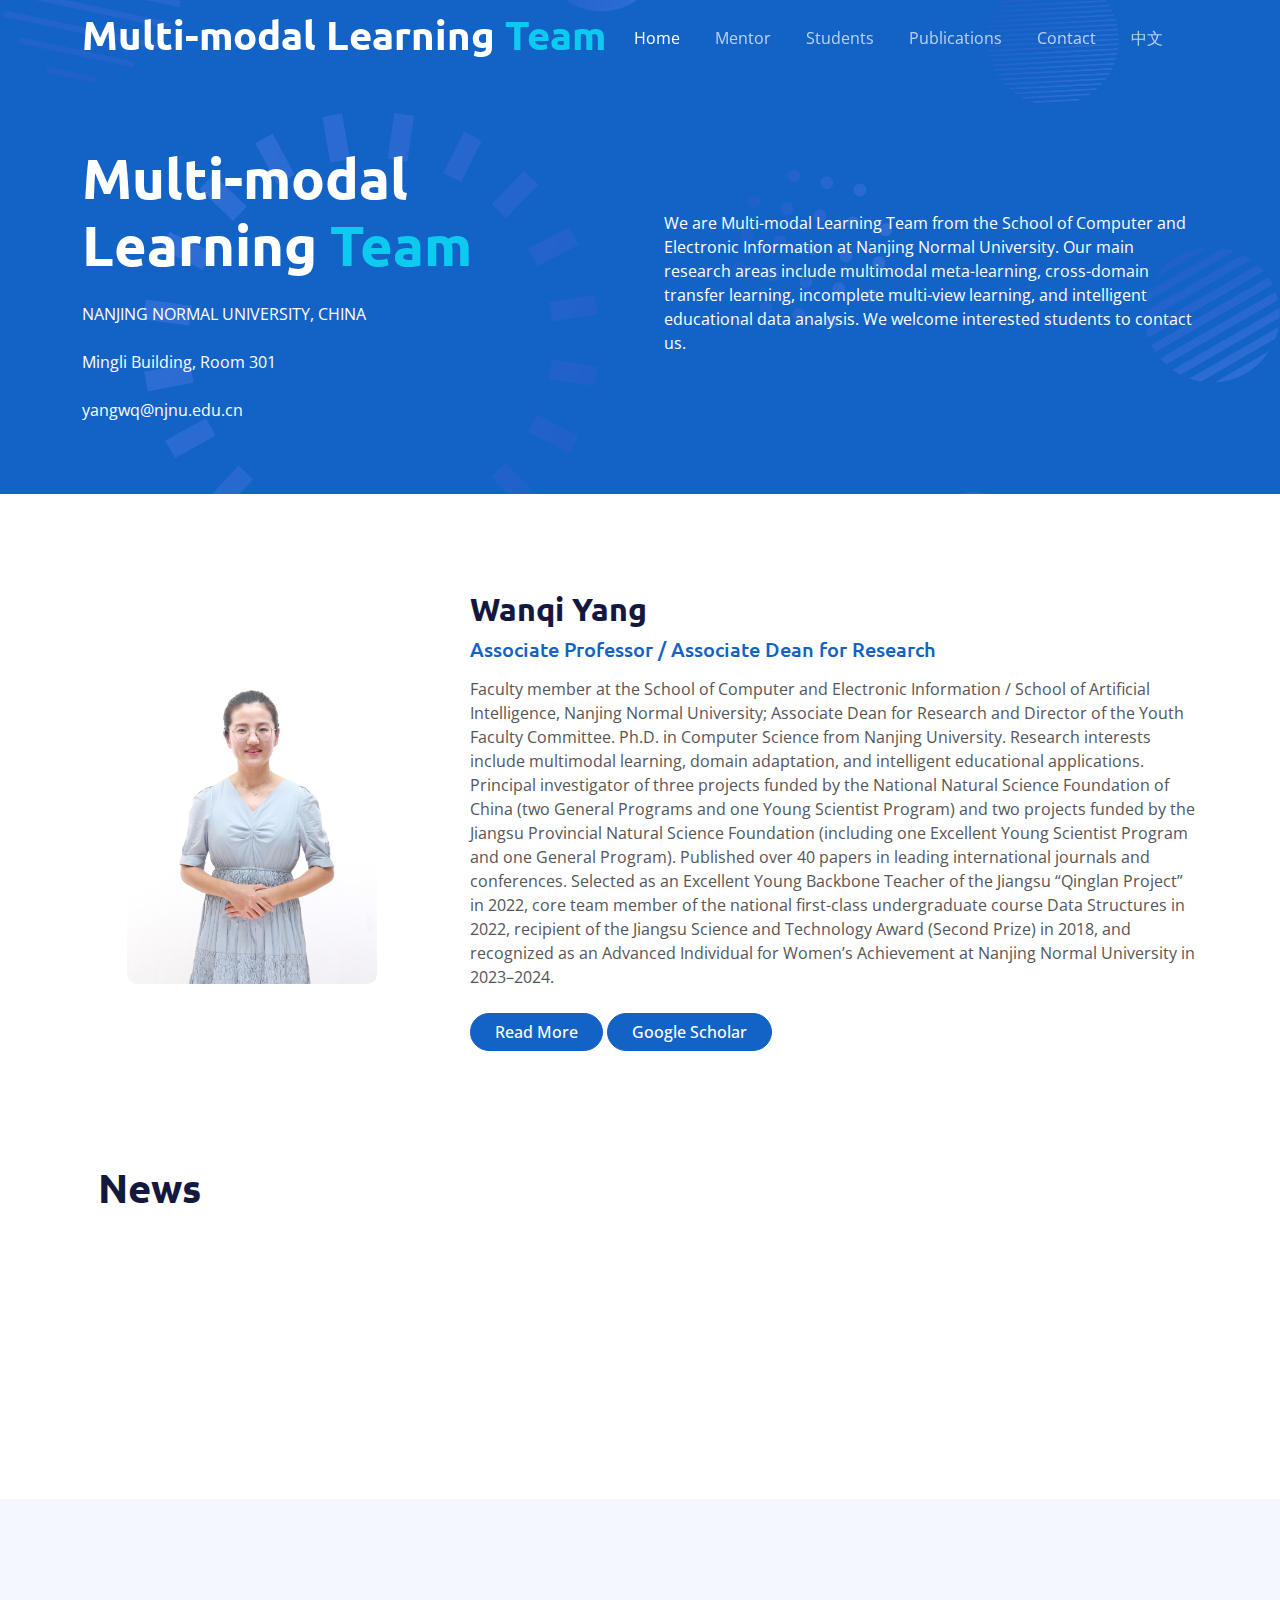
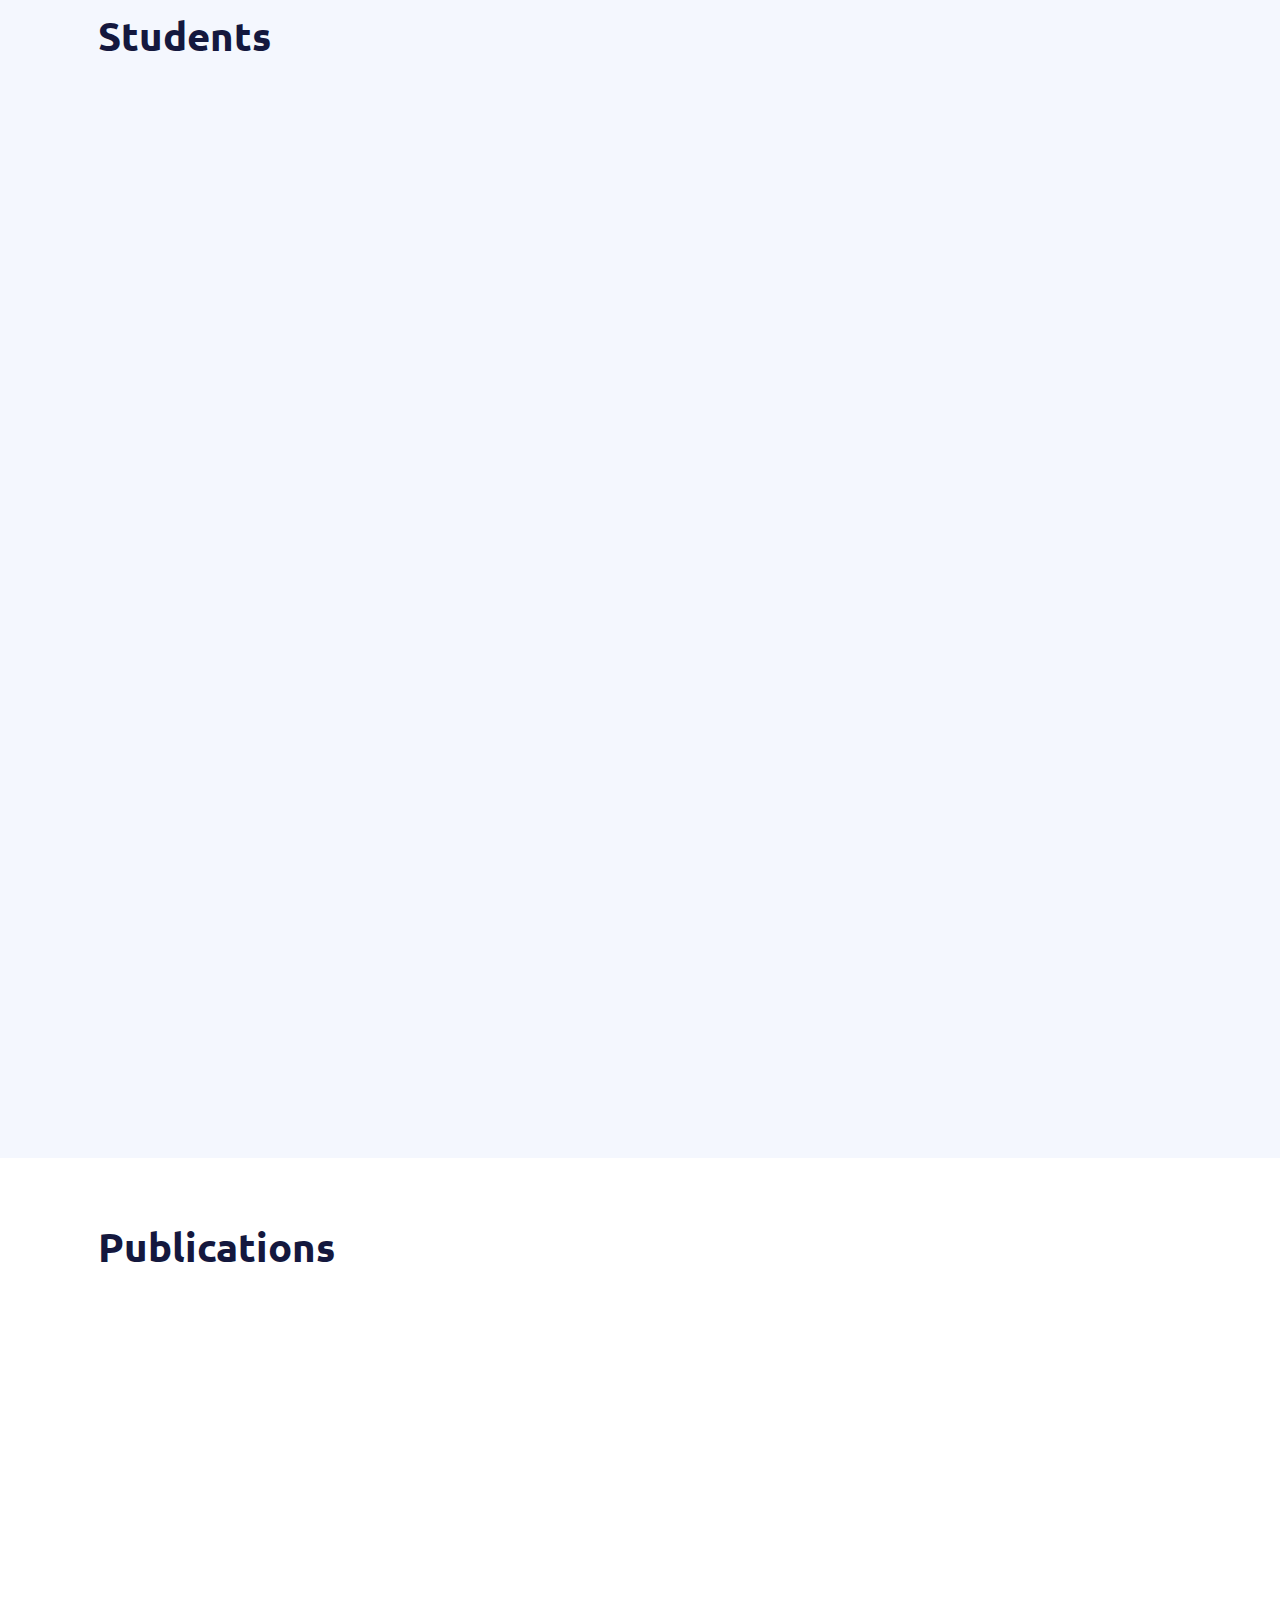
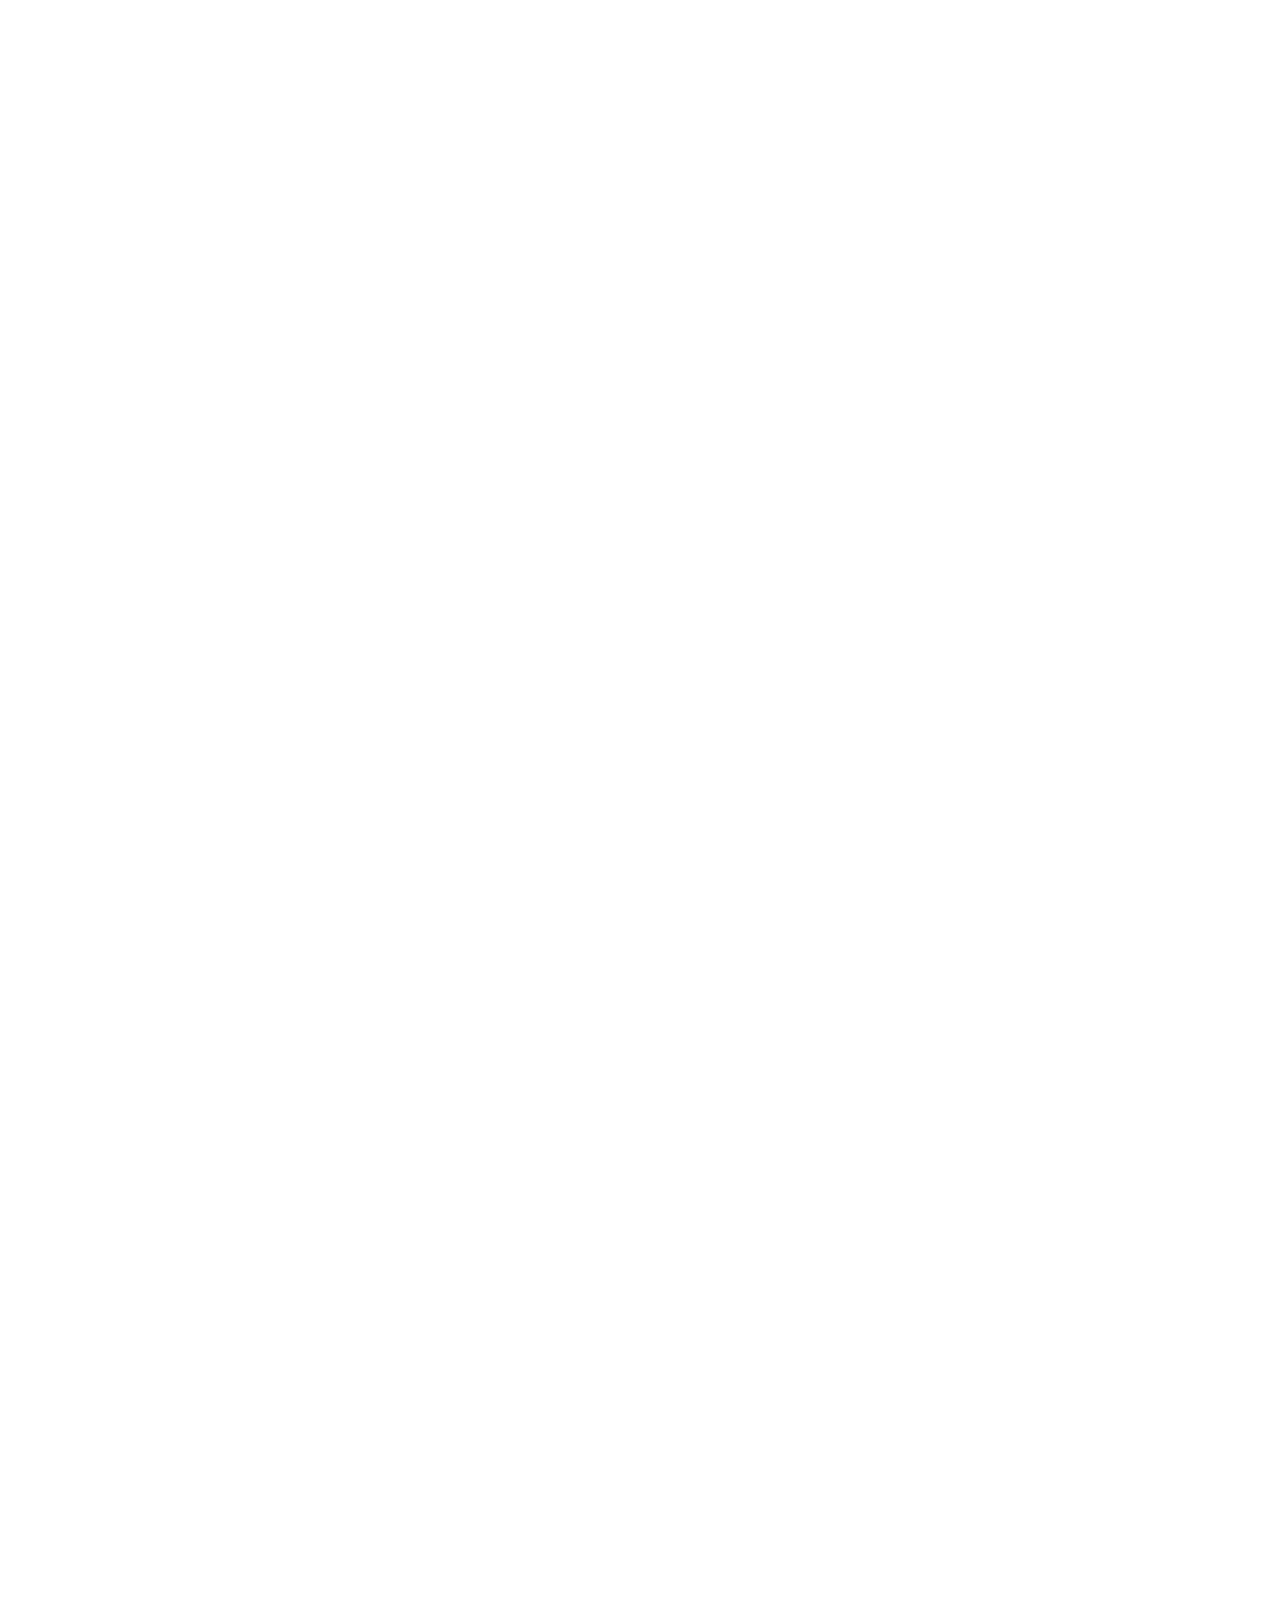
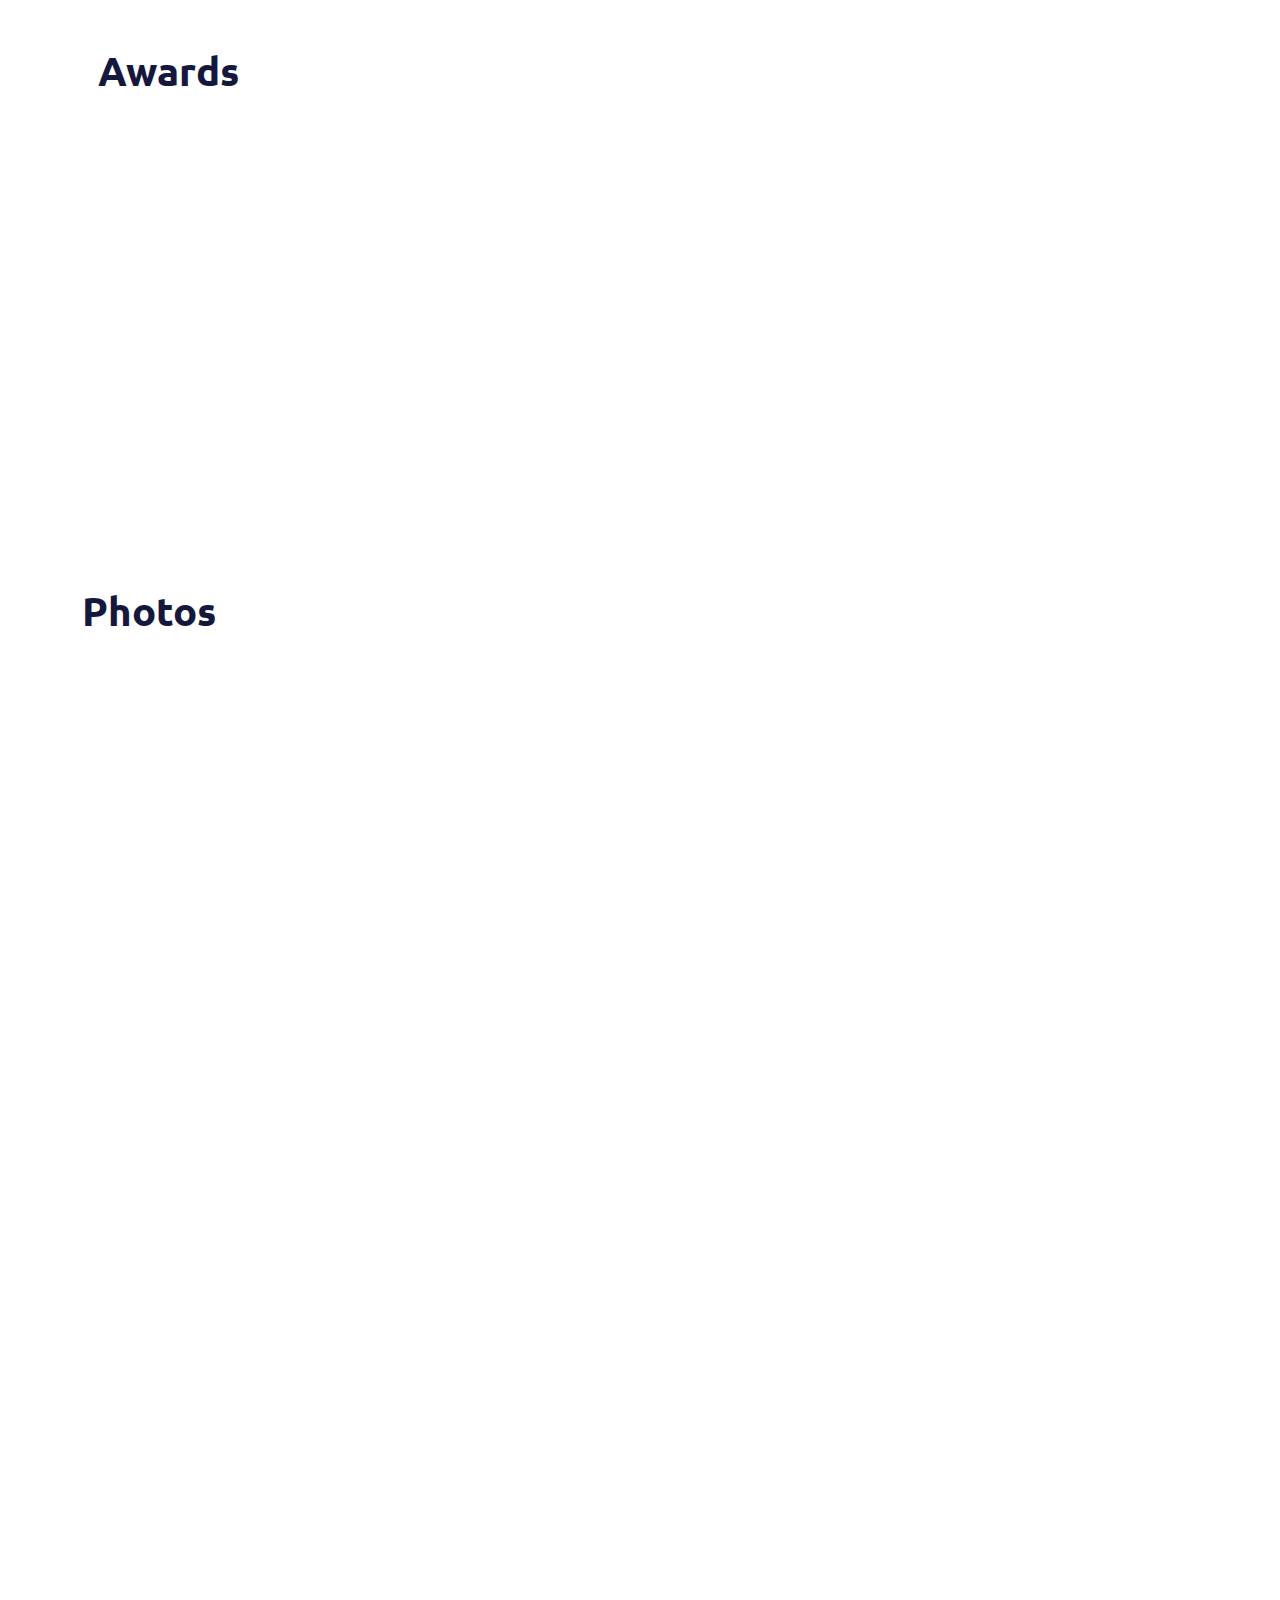
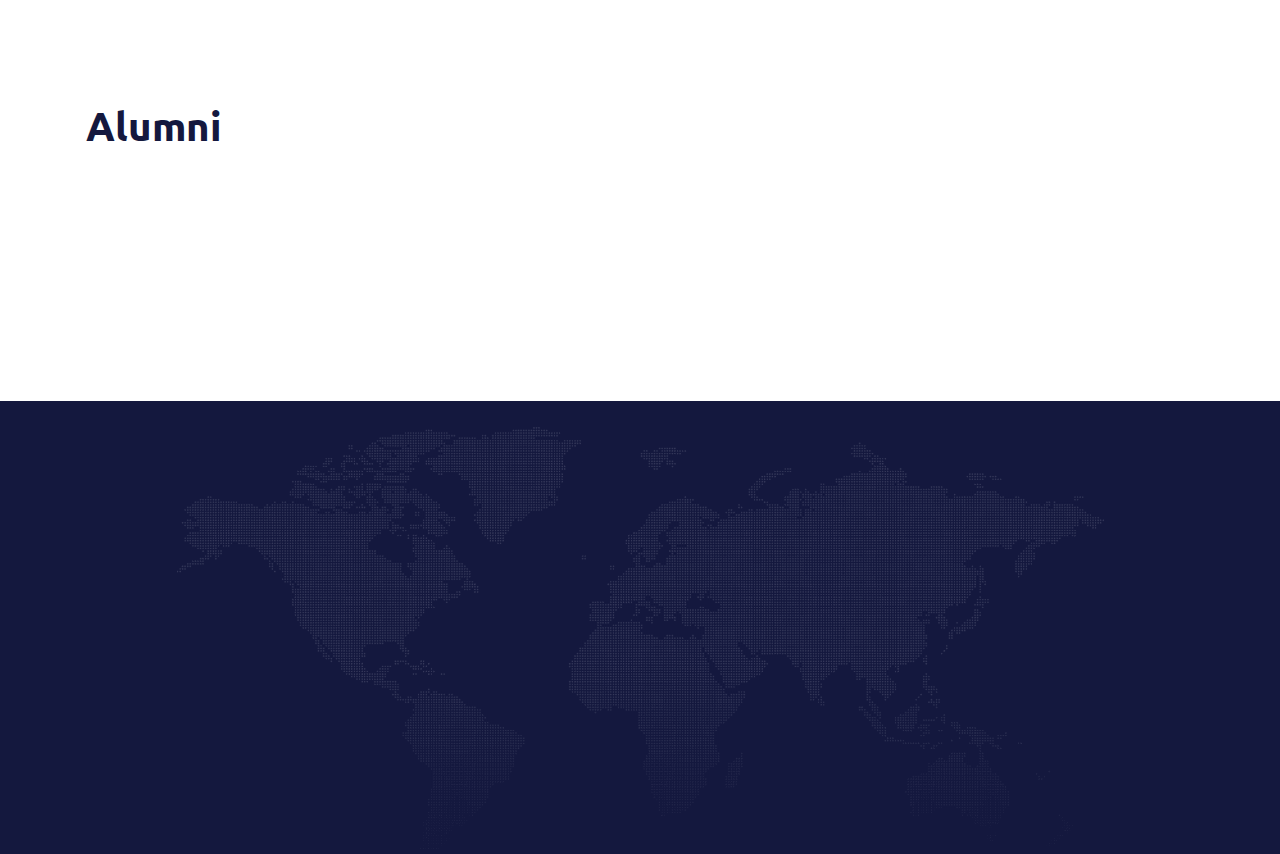
<file: index.html>
<!DOCTYPE html>
<html lang="en">

<head>
    <meta charset="utf-8">
    <title>Multi-modal Learning Team - Nanjing Normal University</title>
    <meta content="width=device-width, initial-scale=1.0" name="viewport">
    <meta content="" name="keywords">
    <meta content="" name="description">

    <!-- Favicon -->
    

    <!-- Google Web Fonts -->
    <link rel="preconnect" href="https://fonts.googleapis.com">
    <link rel="preconnect" href="https://fonts.gstatic.com" crossorigin>
    <link href="https://fonts.googleapis.com/css2?family=Open+Sans:wght@400;600&family=Ubuntu:wght@500;700&display=swap"
        rel="stylesheet">

    <!-- Icon Font Stylesheet -->
    <link href="css/all.min.css" rel="stylesheet">
    <link href="font/bootstrap-icons.css" rel="stylesheet">

    <!-- Libraries Stylesheet -->
    <link href="lib/animate/animate.min.css" rel="stylesheet">
    <link href="lib/owlcarousel/assets/owl.carousel.min.css" rel="stylesheet">

    <!-- Customized Bootstrap Stylesheet -->
    <link href="css/bootstrap.min.css" rel="stylesheet">

    <!-- Template Stylesheet -->
    <link href="css/style.css" rel="stylesheet">
</head>

<script>
fetch('news.json')
  .then(response => response.json())
  .then(data => {
    const container = document.getElementById('news-section');
    data.forEach((item, index) => {
      const delay = 0.1 + (index % 3) * 0.2;
      const html = `
        <div class="col-md-6">
          <div class="card h-100 shadow-sm border-0 wow fadeIn" data-wow-delay="${delay}s">
            <div class="card-body">
              <h5 class="card-title">${item.date}</h5>
              <p class="card-text">${item.content}</p>
            </div>
          </div>
        </div>`;
      container.innerHTML += html;
    });
  });
</script>

<script>
fetch('students.json')
  .then(response => response.json())
  .then(data => {
    const container = document.getElementById("student-list");

    data.forEach((student, index) => {
      const html = `
        <div class="col-md-4 wow fadeIn" data-wow-delay="0.${(index % 9) + 1}s">
          <div class="team-item bg-white text-center rounded p-4 pt-0">
            <img class="img-fluid rounded-circle p-4 fixed-size" src="${student.photo}" alt="">
            <h5 class="mb-0">${student.name_zh}</h5>
            <h5 class="mb-0">${student.name_en}</h5>
            <p class="mb-0">${student.type}</p>
            <p>${student.year}</p>
          </div>
        </div>
      `;
      container.innerHTML += html;
    });
  });
</script>

<script>
fetch('photos.json')
  .then(res => res.json())
  .then(data => {
    const container = document.getElementById('photos-section');
    let html = `
      <div class="container py-5">
        <h1>Photos</h1>
        <div class="row g-5">
          <div class="col-lg-15 wow fadeIn" data-wow-delay="0.5s">
            <div class="owl-carousel testimonial-carousel border-start border-primary">
    `;
    data.forEach(photo => {
      html += `
        <div class="testimonial-item ps-5">
          <p class="fs-4">${photo.caption}</p>
          <img src="${photo.imgSrc}" alt="${photo.alt}" ${photo.width ? `width="${photo.width}"` : ''} ${photo.height ? `height="${photo.height}"` : ''}>
        </div>
      `;
    });
    html += `
            </div>
          </div>
        </div>
      </div>
    `;
    container.innerHTML = html;

    // 初始化轮播 (确保jquery和owlcarousel已加载)
    $('.owl-carousel').owlCarousel({
      loop: true,
      margin: 10,
      nav: false,
      items: 1,
      autoplay: true,
      autoplayTimeout: 3000,
      autoplayHoverPause: true
    });
  });
</script>

<script>
fetch('publications.json')
  .then(response => response.json())
  .then(data => {
    const container = document.getElementById("publication-list");
    data.forEach(pub => {

      const titleLine = pub.url
        ? `<a href="${pub.url}" target="_blank" class="pub-title">${pub.title}</a>`
        : `<a class="pub-title pub-title-disabled">${pub.title}</a>`;

      const codeLine = pub.code_url
        ? ` <a href="${pub.code_url}" target="_blank"
               style="font-size:0.88em; color:#4a6fa5; text-decoration:none;"
               onmouseover="this.style.color='#0d6efd'"
               onmouseout="this.style.color='#4a6fa5'">
               [Code]
             </a>`
        : ``;

      const html = `
        <div class="col-lg-11 wow fadeIn" data-wow-delay="0.1s">
          <p>
            ${titleLine}${codeLine}<br>
            ${pub.authors}<br>
            ${pub.journal}
          </p>
        </div>
      `;
      container.innerHTML += html;
    });
  });
</script>

<script>
fetch('awards.json')
  .then(response => response.json())
  .then(data => {
    const container = document.getElementById("award-list");
    data.forEach((award, index) => {
      const delay = 0.1 + (index % 5) * 0.2;
      const titleLine = award.url
        ? `<a href="${award.url}" target="_blank" style="font-weight:600; font-size: 1.1rem;">${award.title}</a>`
        : `<span style="font-weight:600; color: black; font-size: 1.1rem;">${award.title}</span>`;
      const html = `
        <div class="col-lg-11 wow fadeIn" data-wow-delay="${delay}s">
          <p>
            ${titleLine}<br>
            ${award.recognizer || ''}<br>
            ${award.year || ''}
          </p>
        </div>
      `;
      container.innerHTML += html;
    });
  });
</script>

<body>
    <!-- Spinner Start -->
    <div id="spinner"
        class="show bg-white position-fixed translate-middle w-100 vh-100 top-50 start-50 d-flex align-items-center justify-content-center">
        <div class="spinner-grow text-primary" style="width: 3rem; height: 3rem;" role="status">
            <span class="sr-only">Loading...</span>
        </div>
        
    </div>
    <!-- Spinner End -->


    <!-- Navbar Start -->
    <div class="container-fluid sticky-top">
        <div class="container">
            <nav class="navbar navbar-expand-lg navbar-dark p-0">
                <a href="index.html" class="navbar-brand">
                    <h1 class="text-white">Multi-modal Learning<span class="text-info"> Team</span></h1>
                </a>
                <button type="button" class="navbar-toggler ms-auto me-0" data-bs-toggle="collapse"
                    data-bs-target="#navbarCollapse">
                    <span class="navbar-toggler-icon"></span>
                </button>
                <div class="collapse navbar-collapse" id="navbarCollapse">
                    <div class="navbar-nav ms-auto">
                        <a href="index.html" class="nav-item nav-link active">Home</a>
                        <a href="mentor.html" class="nav-item nav-link">Mentor</a>
                        <a href="#student" class="nav-item nav-link">Students</a>
                        <a href="#publications" class="nav-item nav-link">Publications</a>
                        <a href="#contact" class="nav-item nav-link">Contact</a>
                        <a href="index-ch.html" class="nav-item nav-link">中文</a>
                    </div>
                </div>
            </nav>
        </div>
    </div>
    <!-- Navbar End -->


<!-- Hero Start -->
<!-- <div class="container-fluid pt-5 bg-primary hero-header mb-5">
    <div class="container pt-5">
        <div class="row g-5 pt-5">
            <div class="col-lg-6 align-self-center text-center text-lg-start mb-lg-5">
                <h1 class="display-4 text-white mb-4 animated slideInRight">MMCC <span class="text-info">LAB</span></h1>
                <p class="text-white mb-4 animated slideInRight">
                    NANJING NORMAL UNIVERSITY, CHINA
                </p>
                <p class="text-white mb-4 animated slideInRight">
                    We are the MMCC Lab at Nanjing Normal University, dedicated to research in multimodal modeling, meta-learning, cross-domain adaptation, and intelligent educational data mining. Our mission is to develop robust and interpretable AI methods that address real-world challenges.
                </p>
            </div>
        </div>
    </div>
</div> -->
<!-- Hero End -->


<!-- Hero Start -->
<div class="container-fluid pt-5 bg-primary hero-header mb-5">
    <div class="container pt-5">
        <div class="row g-5 pt-5">

        <div class="col-lg-6 align-self-center text-center text-lg-start mb-lg-5">
            <h1 class="display-4 text-white mb-4 animated slideInRight">
            Multi-modal Learning<span class="text-info"> Team</span>
            </h1>
            <p class="text-white mb-4 animated slideInRight">
            NANJING NORMAL UNIVERSITY, CHINA
            </p>
            <p class="text-white mb-4 animated slideInRight">
            Mingli Building, Room 301
            </p>
            <p class="text-white mb-4 animated slideInRight">
            yangwq@njnu.edu.cn
            </p>
        </div>

        <div class="col-lg-6 align-self-center text-center text-lg-start mb-lg-5">
            <p class="text-white mb-4 animated slideInRight">
            We are Multi-modal Learning Team from the School of Computer and Electronic 
                        Information at Nanjing Normal University. Our main research areas include multimodal 
                        meta-learning, cross-domain transfer learning, incomplete multi-view learning, and 
                        intelligent educational data analysis. We welcome interested students to contact us.</p>
        </div>
        </div>
     </div>
</div>


    <!-- About Start -->
    <!-- <div class="container-fluid py-5">
        <div class="container">
            <div class="row g-5 align-items-center">
                <div class="col-lg-6 wow fadeIn" data-wow-delay="0.1s">
                    <div class="about-img">
                        <img class="img-fluid" src="img/Wendy.png">
                    </div>
                </div>
                <div class="col-lg-6 wow fadeIn" data-wow-delay="0.5s">
                    <h1 class="mb-4">杨琬琪</h1>
                    <h5 class="mb-4">副教授，分管科研副院长</h5>
                    <p class="mb-4">杨琬琪，南京师范大学计算机与电子信息学院/人工智能学院副教授，分管科研副院长，学院青年教师工作委员会主任。南京大学计算机博士，研究方向是机器学习与深度学习，近年来主要研究多模态学习、不配对多视图学习、小样本域适应以及智能教育数据分析；主持国家自然科学基金项目3项（面上2项、青年1项）、江苏省自然科学基金面上项目1项，在重要国际期刊（如IEEE TNNLS、IEEE TCYB、IEEE JBHI等）和重要学术会议（如IJCAI、ACM MM、MICCAI等）上发表论文40余篇，成果得到10余位IEEE Fellow的引用和正面评价；2022年江苏省高校“青蓝工程”优秀青年骨干教师培养对象，2022年国家级一流本科课程和2021年首批省级一流本科课程《数据结构》课程团队成员，2019年省高校优秀科技创新团队骨干成员，2018年获江苏省自然科学二等奖，2023-2024年度被评为南京师范大学巾帼建功先进个人；曾任国际期刊JIFS编委，国际会议ACCV2022出版主席，CCF BigData2023大数据学术会议出版主席；任中国计算机学会人工智能与模式识别专委会执行委员，中国人工智能学会智能服务专委会委员、机器学习专委会通讯委员，中国图象图形学学会女科技工作委员会委员，江苏省人工智能学会人工智能教育专委会秘书长、机器学习专委会常务委员。</p>

                    <div class="d-flex align-items-center mt-4">
                        <a class="btn btn-primary rounded-pill px-4 me-3" href="mentor.html">Read More</a>
                    </div>
                </div>
            </div>
        </div>
    </div> -->
    <!-- About End -->

<!-- About Start -->
<div class="container-fluid py-5">
    <div class="container">
        <div class="row g-5 align-items-center">
            <div class="col-lg-4 wow fadeIn" data-wow-delay="0.1s">
                <div class="about-img text-center">
                    <img class="img-fluid rounded" style="max-width: 250px;" src="img/Wendy.png" alt="Mentor Photo">
                </div>
            </div>
            <div class="col-lg-8 wow fadeIn" data-wow-delay="0.3s">
                <h2 class="mb-2">Wanqi Yang</h2>
                <h5 class="mb-3 text-primary">Associate Professor / Associate Dean for Research</h5>
                <p class="mb-3">
                    Faculty member at the School of Computer and Electronic Information / School of Artificial Intelligence, Nanjing Normal University; Associate Dean for Research and Director of the Youth Faculty Committee. Ph.D. in Computer Science from Nanjing University. Research interests include multimodal learning, domain adaptation, and intelligent educational applications. Principal investigator of three projects funded by the National Natural Science Foundation of China (two General Programs and one Young Scientist Program) and two projects funded by the Jiangsu Provincial Natural Science Foundation (including one Excellent Young Scientist Program and one General Program). Published over 40 papers in leading international journals and conferences. Selected as an Excellent Young Backbone Teacher of the Jiangsu “Qinglan Project” in 2022, core team member of the national first-class undergraduate course Data Structures in 2022, recipient of the Jiangsu Science and Technology Award (Second Prize) in 2018, and recognized as an Advanced Individual for Women’s Achievement at Nanjing Normal University in 2023–2024.
                </p>
                <a class="btn btn-primary rounded-pill px-4 mt-2" href="mentor.html">Read More</a>
                <a class="btn btn-primary rounded-pill px-4 mt-2" href="https://scholar.google.com/citations?user=OssEImsAAAAJ&hl=zh-CN&oi=ao">Google Scholar</a>
            </div>
        </div>
    </div>
</div>
<!-- About End -->

    <!-- News Start -->
    <div class="container py-5" id="news">
    <h1 class="m-3">News</h1>
    <div class="row g-4" id="news-section">
        <!-- JavaScript will inject news cards here -->
    </div>
    </div>
    <!-- News End -->


    <!-- Team Start -->
    <div class="container-fluid bg-light py-5" id="student">
        <div class="container py-5">
            <h1 class="m-3">Students</h1>
            <div class="row g-4" id="student-list">
                <!-- 学生内容由 JavaScript 动态插入 -->
            </div>
        </div>
    </div>
    <!-- Team End -->



    <!-- Publication Start -->
    <div class="container py-5" id="publications">
    <h1 class="m-3">Publications</h1>
    <div class="row justify-content-center" id="publication-list">
        <!-- JavaScript will inject publication items here -->
    </div>
    </div>
    <!-- Publication End -->

    <!-- Awards Start -->
    <div class="container py-5" id="awards">
      <h1 class="m-3">Awards</h1>
      <div class="row justify-content-center" id="award-list">
        <!-- JavaScript will inject award items here -->
      </div>
    </div>
    <!-- Awards End -->

<div class="container-xxl py-5" id="photos-section">
    <!-- 这里用JS动态填充内容 -->
</div>

    <!-- Alumni Start -->
    <div class="container py-5">
        <h1 class="m-1">Alumni</h1>
        <div class="row justify-content-center">
            <div class="col-lg-9 wow fadeIn" data-wow-delay="0.1s">

                <div class="row">
                    <div class="col-md-6">
                        <p class="m-2">Haoran Wang (王浩然) (2022-2025.)</p>
                        <p class="m-2">Yazhou Liu (刘亚洲) (2021-2024.)</p>
                        <p class="m-2">Wenxiang Lu (陆文祥) (2021-2024.)</p>
                        <p class="m-2">Chen Wu (吴晨) (2020-2023.)</p>
                        <p class="m-2">Shichen Zong (踪士宸) (2019-2021.)</p>
                        <p class="m-2">Tong Ling (凌彤) (2017-2020.)</p>
                    </div>
                    <div class="col-md-6">
                        <p class="m-2">Ying Chen (陈颖) (2022-2025.)</p>
                        <p class="m-2">Jinyu Wei (韦锦宇) (2022-2025.)</p>
                        <p class="m-2">Yumeng Tang (唐宇萌) (2021-2024.)</p>
                        <p class="m-2">Lei Yu (于磊) (2020-2023.)</p>
                        <p class="m-2">Shengqi Huang (黄胜琦) (2019-2022.)</p>
                        <p class="m-2">Kehui Chen (陈科辉) (2018-2021.)</p>
                    </div>
                </div>
            </div>
        </div>
    </div>
    <!-- Alumni End -->

    





    <!-- Footer Start -->
    <div class="container-fluid bg-dark text-white-50 footer pt-5" id="contact">
        <div class="container py-5">
            <div class="row g-5">
                <div class="col-md-12 col-lg-6 wow fadeIn" data-wow-delay="0.1s">
                    <a href="index.html" class="d-inline-block mb-3">
                        <h1 class="text-white">Multi-modal Learning <span class="text-info">Team</span></h1>
                    </a>
                    <p class="mb-0">We are Multi-modal Learning Team from the School of Computer and Electronic 
                        Information at Nanjing Normal University. Our main research areas include multimodal 
                        meta-learning, cross-domain transfer learning, incomplete multi-view learning, and 
                        intelligent educational data analysis. We welcome interested students to contact us.</p>
                </div>
                <div class="col-md-12 col-lg-6 wow fadeIn" data-wow-delay="0.3s">
                    <h5 class="text-white mb-4">Get In Touch</h5>
                    <p><i class="fa fa-map-marker-alt me-3"></i>No.1 Wenyuan Road, Xianlin, Nanjing, China</p>
                    <p><i class="fa fa-envelope me-3"></i>yangwq@njnu.edu.cn</p>
                    <div class="d-flex pt-2">
                        <a class="btn btn-outline-light btn-social" href="mailto:yangwq@njnu.edu.cn"><i class="fas fa-envelope"></i></a>

                    </div>
                </div>

            </div>
        </div>

        <div class="container wow fadeIn" data-wow-delay="0.1s">
            <div class="copyright">
                <div class="row">
                    <div class="col-md-6 text-center text-md-start mb-3 mb-md-0">
                        Copyright &copy; Copyright © 2024. Wendy's Lab. All rights reserved.<br>Website created by Yuquan Xie.
                        
                    </div>
                    <div class="col-md-6 text-center text-md-end">
                        <div class="footer-menu">
                            <a href="">Home</a>
                            <a href="">Cookies</a>
                            <a href="">Help</a>
                            <a href="">FAQs</a>
                        </div>
                    </div>
                </div>
            </div>
        </div>
    </div>
    <!-- Footer End -->



    <!-- JavaScript Libraries -->
    <script src="js/jquery.min.js"></script>
    <script src="js/bootstrap.bundle.min.js"></script>
    <script src="lib/wow/wow.min.js"></script>
    <script src="lib/easing/easing.min.js"></script>
    <script src="lib/waypoints/waypoints.min.js"></script>
    <script src="lib/counterup/counterup.min.js"></script>
    <script src="lib/owlcarousel/owl.carousel.min.js"></script>

    <!-- Template Javascript -->
    <script src="js/main.js"></script>
</body>

</html>
</file>
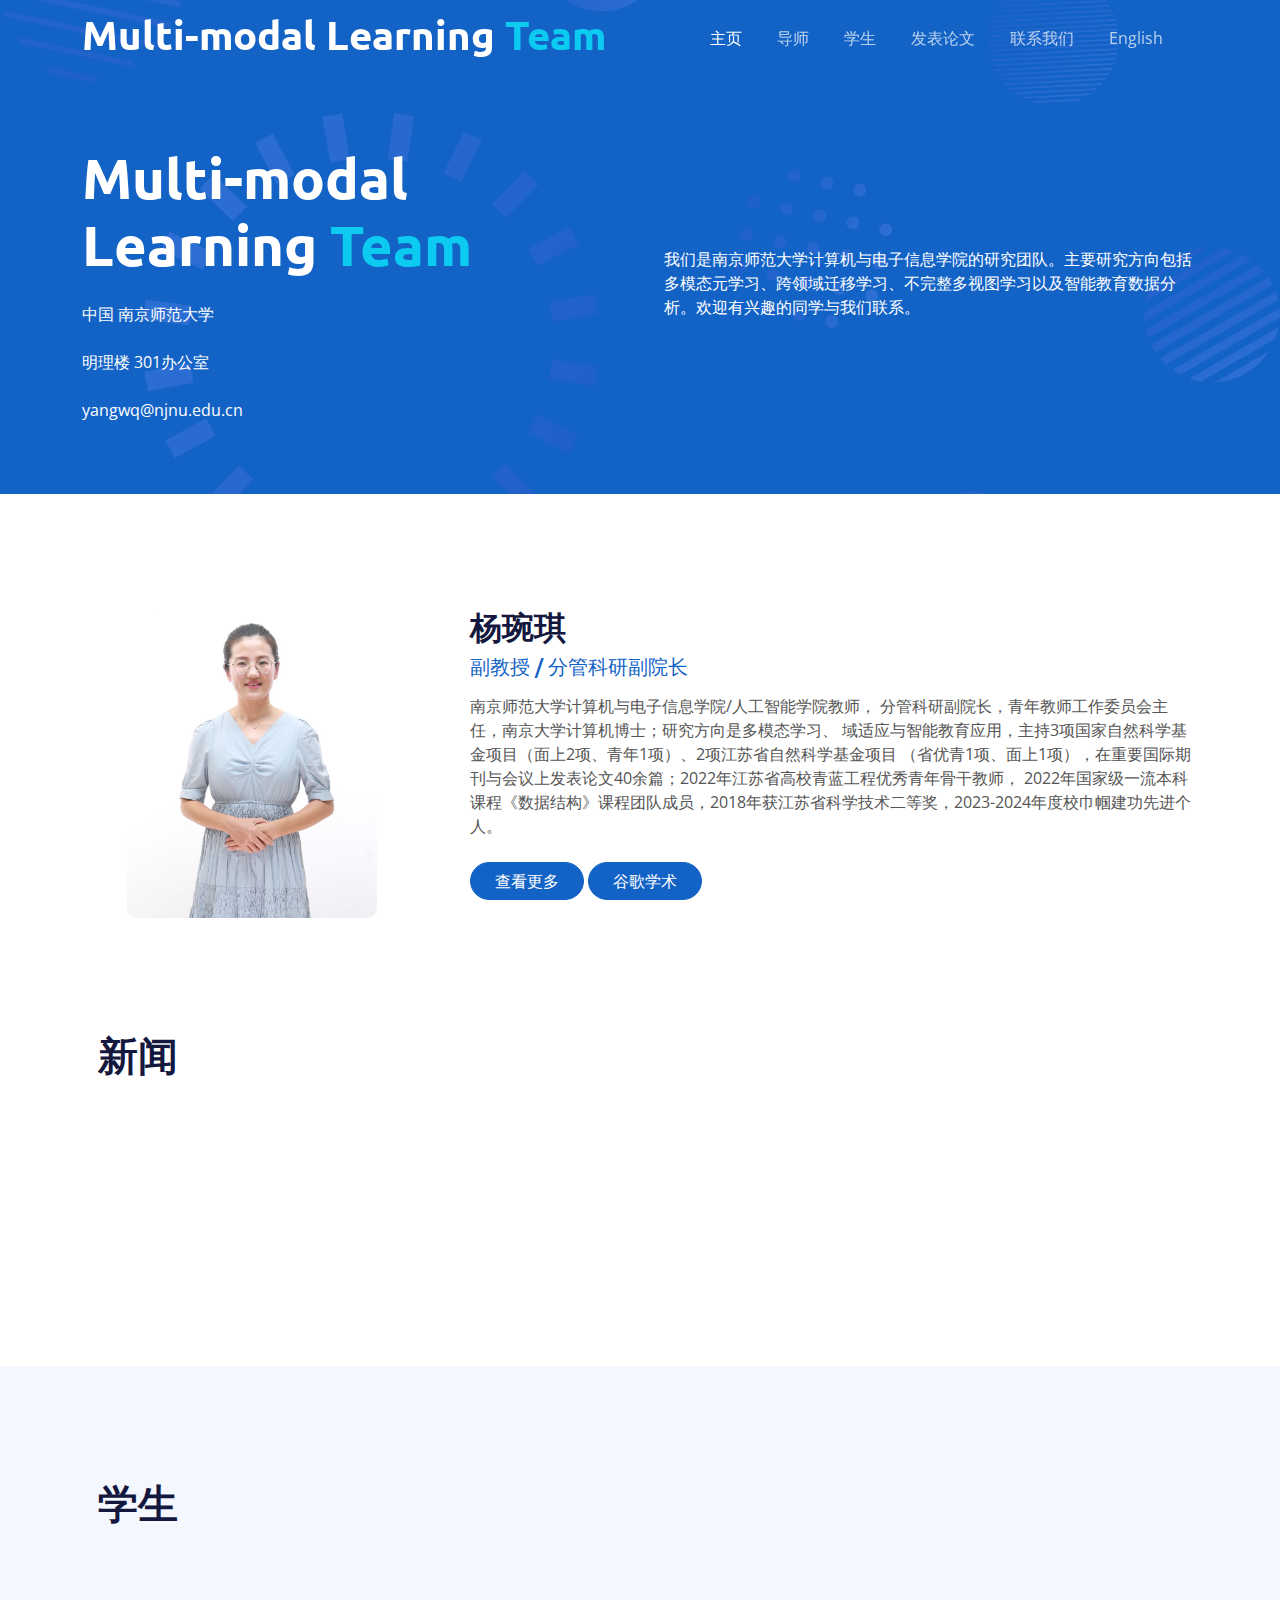
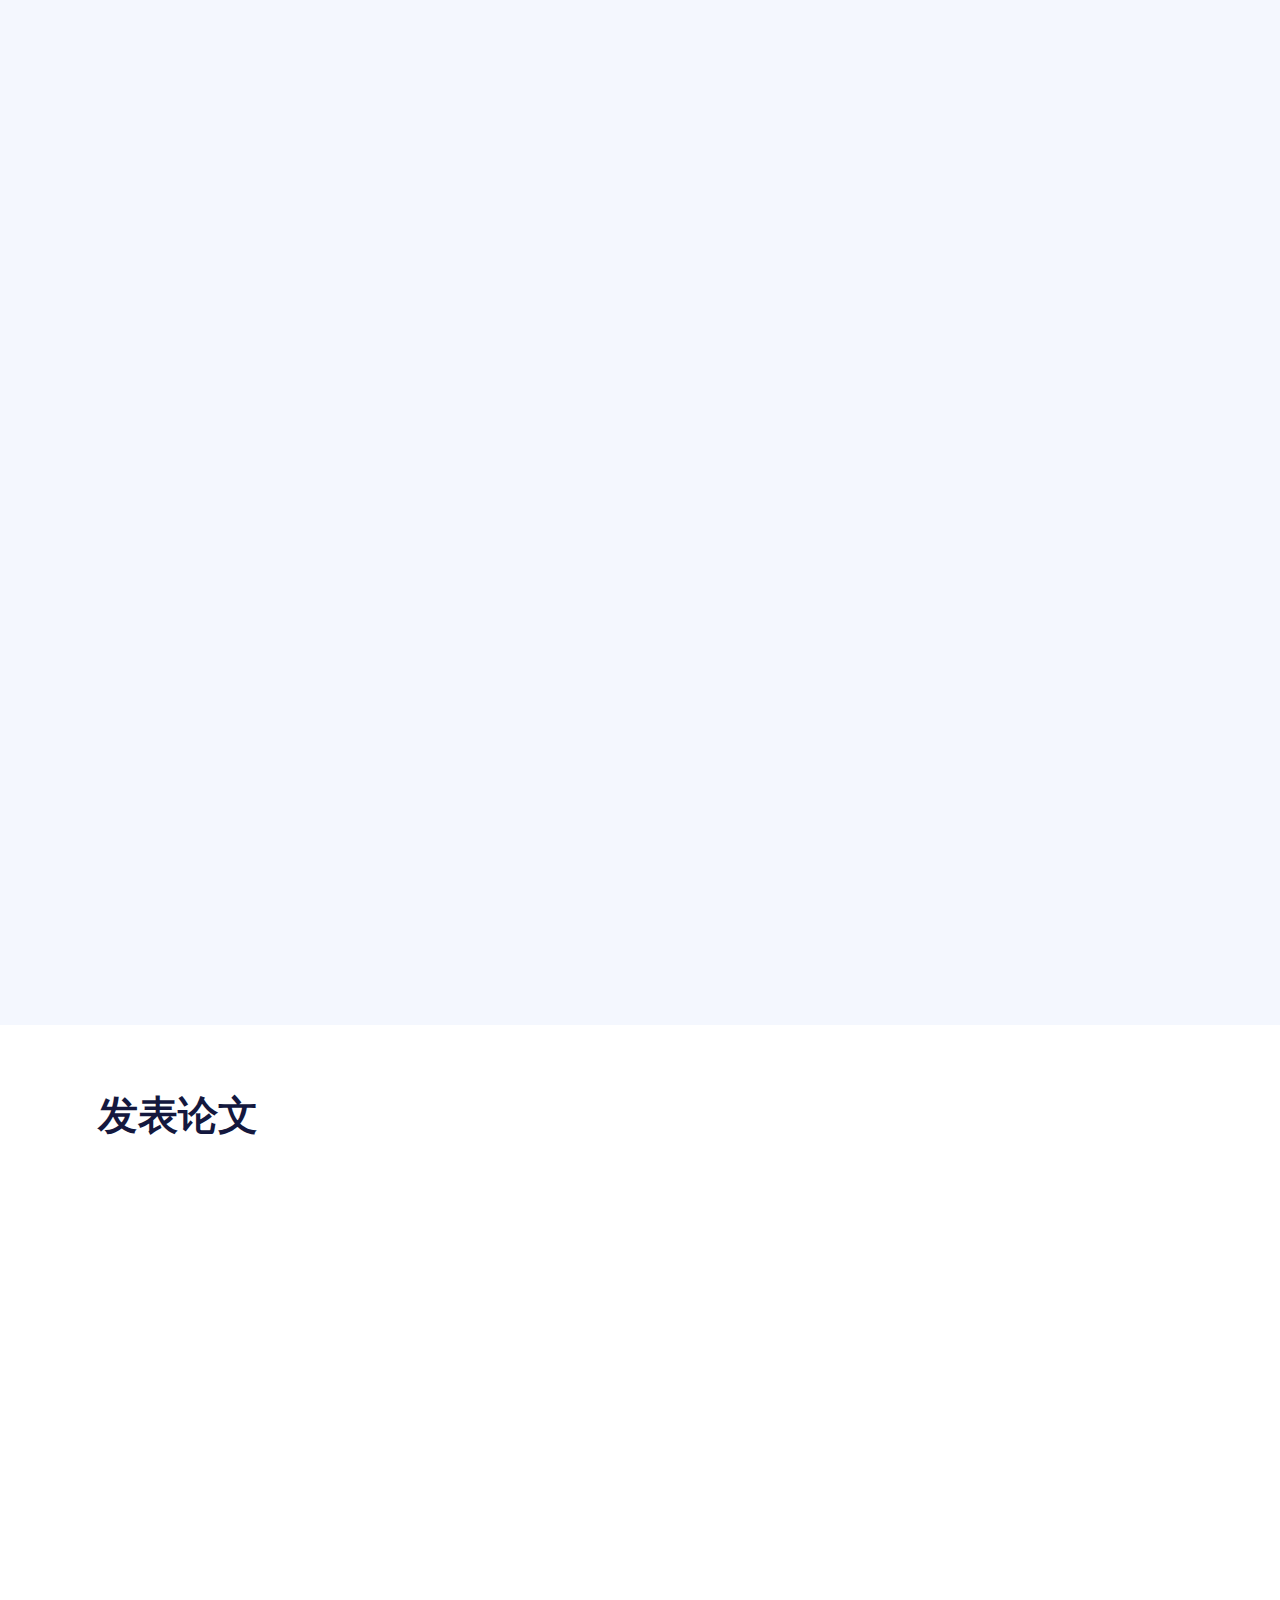
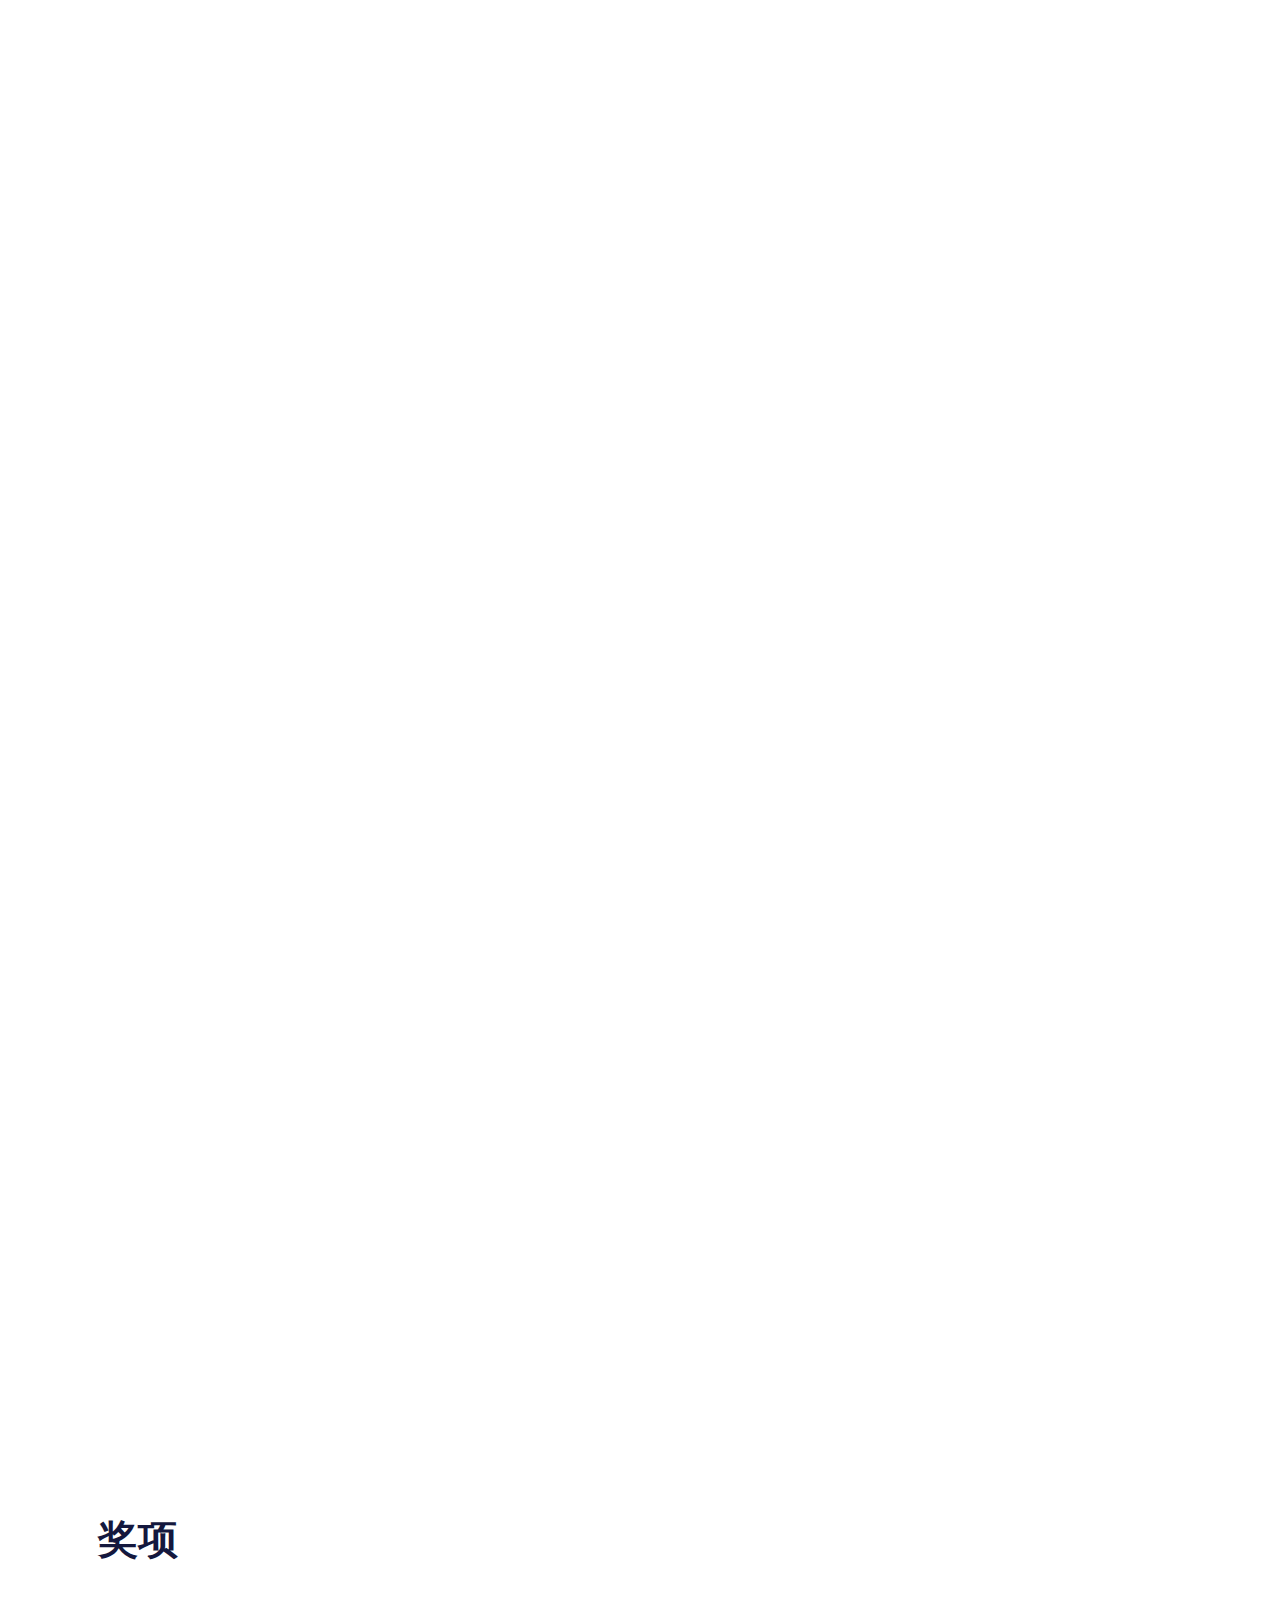
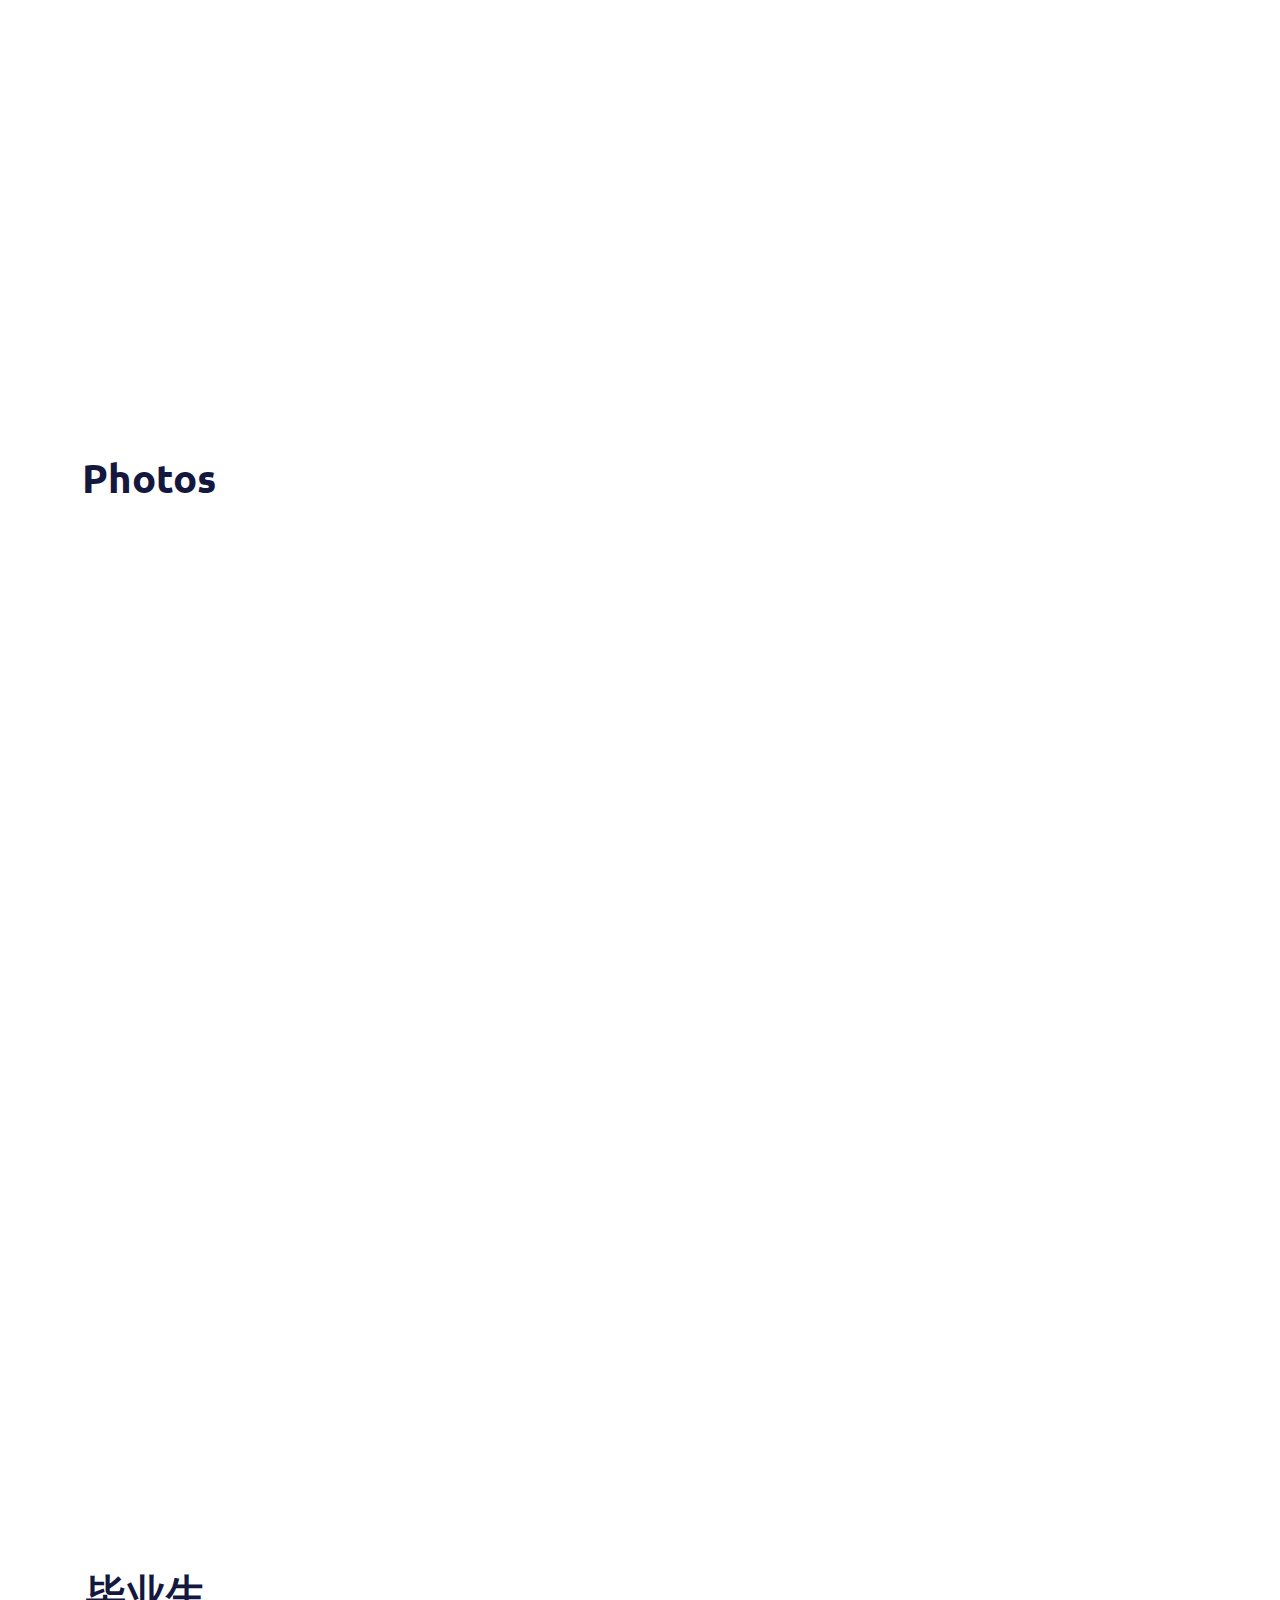
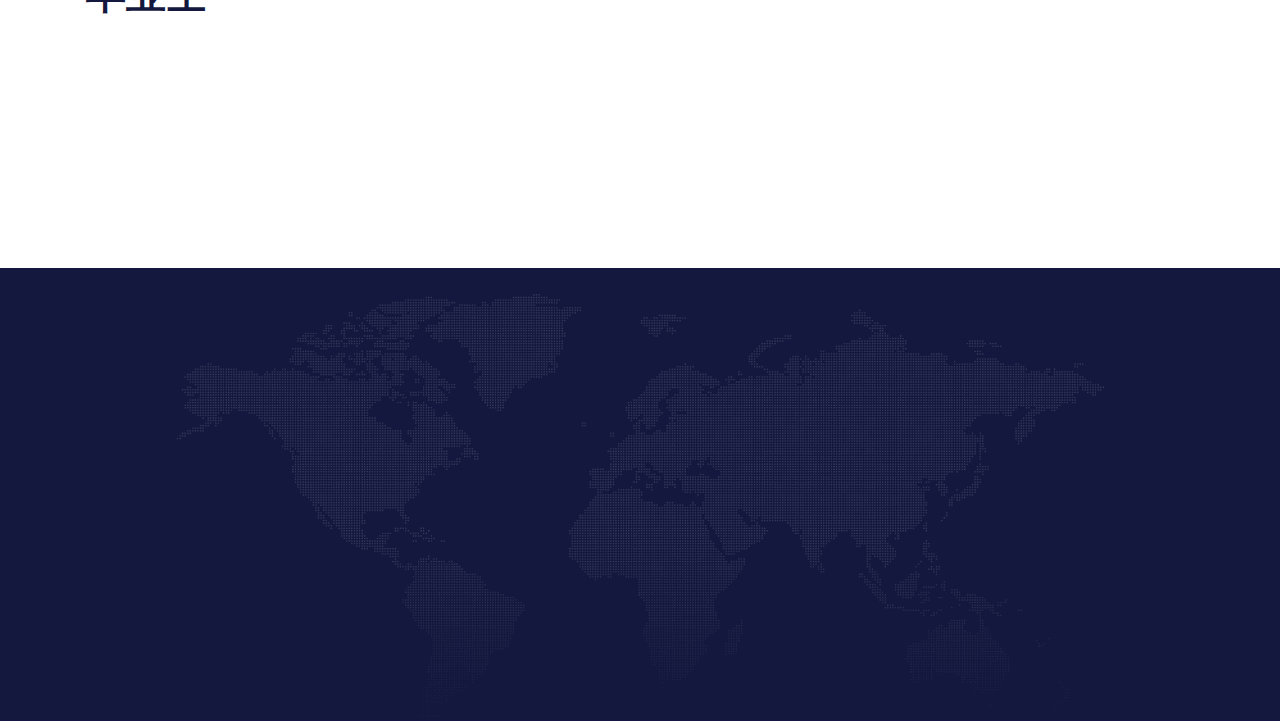
<file: index-ch.html>
<!DOCTYPE html>
<html lang="en">

<head>
    <meta charset="utf-8">
    <title>Multi-modal Learning Team - Nanjing Normal University</title>
    <meta content="width=device-width, initial-scale=1.0" name="viewport">
    <meta content="" name="keywords">
    <meta content="" name="description">

    <!-- Favicon -->
    

    <!-- Google Web Fonts -->
    <link rel="preconnect" href="https://fonts.googleapis.com">
    <link rel="preconnect" href="https://fonts.gstatic.com" crossorigin>
    <link href="https://fonts.googleapis.com/css2?family=Open+Sans:wght@400;600&family=Ubuntu:wght@500;700&display=swap"
        rel="stylesheet">

    <!-- Icon Font Stylesheet -->
    <link href="css/all.min.css" rel="stylesheet">
    <link href="font/bootstrap-icons.css" rel="stylesheet">

    <!-- Libraries Stylesheet -->
    <link href="lib/animate/animate.min.css" rel="stylesheet">
    <link href="lib/owlcarousel/assets/owl.carousel.min.css" rel="stylesheet">

    <!-- Customized Bootstrap Stylesheet -->
    <link href="css/bootstrap.min.css" rel="stylesheet">

    <!-- Template Stylesheet -->
    <link href="css/style.css" rel="stylesheet">
</head>

<script>
fetch('news.json')
  .then(response => response.json())
  .then(data => {
    const container = document.getElementById('news-section');
    data.forEach((item, index) => {
      const delay = 0.1 + (index % 3) * 0.2;
      const html = `
        <div class="col-md-6">
          <div class="card h-100 shadow-sm border-0 wow fadeIn" data-wow-delay="${delay}s">
            <div class="card-body">
              <h5 class="card-title">${item.date}</h5>
              <p class="card-text">${item.content}</p>
            </div>
          </div>
        </div>`;
      container.innerHTML += html;
    });
  });
</script>

<script>
fetch('students.json')
  .then(response => response.json())
  .then(data => {
    const container = document.getElementById("student-list");

    data.forEach((student, index) => {
      const html = `
        <div class="col-md-4 wow fadeIn" data-wow-delay="0.${(index % 9) + 1}s">
          <div class="team-item bg-white text-center rounded p-4 pt-0">
            <img class="img-fluid rounded-circle p-4 fixed-size" src="${student.photo}" alt="">
            <h5 class="mb-0">${student.name_zh}</h5>
            <h5 class="mb-0">${student.name_en}</h5>
            <p class="mb-0">${student.type}</p>
            <p>${student.year}</p>
          </div>
        </div>
      `;
      container.innerHTML += html;
    });
  });
</script>

<script>
fetch('photos.json')
  .then(res => res.json())
  .then(data => {
    const container = document.getElementById('photos-section');
    let html = `
      <div class="container py-5">
        <h1>Photos</h1>
        <div class="row g-5">
          <div class="col-lg-15 wow fadeIn" data-wow-delay="0.5s">
            <div class="owl-carousel testimonial-carousel border-start border-primary">
    `;
    data.forEach(photo => {
      html += `
        <div class="testimonial-item ps-5">
          <p class="fs-4">${photo.caption}</p>
          <img src="${photo.imgSrc}" alt="${photo.alt}" ${photo.width ? `width="${photo.width}"` : ''} ${photo.height ? `height="${photo.height}"` : ''}>
        </div>
      `;
    });
    html += `
            </div>
          </div>
        </div>
      </div>
    `;
    container.innerHTML = html;

    // 初始化轮播 (确保jquery和owlcarousel已加载)
    $('.owl-carousel').owlCarousel({
      loop: true,
      margin: 10,
      nav: false,
      items: 1,
      autoplay: true,
      autoplayTimeout: 3000,
      autoplayHoverPause: true
    });
  });
</script>

<script>
fetch('publications.json')
  .then(response => response.json())
  .then(data => {
    const container = document.getElementById("publication-list");
    data.forEach(pub => {

      const titleLine = pub.url
        ? `<a href="${pub.url}" target="_blank" class="pub-title">${pub.title}</a>`
        : `<a class="pub-title pub-title-disabled">${pub.title}</a>`;

      const codeLine = pub.code_url
        ? ` <a href="${pub.code_url}" target="_blank"
               style="font-size:0.88em; color:#4a6fa5; text-decoration:none;"
               onmouseover="this.style.color='#0d6efd'"
               onmouseout="this.style.color='#4a6fa5'">
               [Code]
             </a>`
        : ``;

      const html = `
        <div class="col-lg-11 wow fadeIn" data-wow-delay="0.1s">
          <p>
            ${titleLine}${codeLine}<br>
            ${pub.authors}<br>
            ${pub.journal}
          </p>
        </div>
      `;
      container.innerHTML += html;
    });
  });
</script>

<script>
fetch('awards.json')
  .then(response => response.json())
  .then(data => {
    const container = document.getElementById("award-list");
    data.forEach((award, index) => {
      const delay = 0.1 + (index % 5) * 0.2;
      const titleLine = award.url
        ? `<a href="${award.url}" target="_blank" style="font-weight:600; font-size: 1.1rem;">${award.title}</a>`
        : `<span style="font-weight:600; color: black; font-size: 1.1rem;">${award.title}</span>`;
      const html = `
        <div class="col-lg-11 wow fadeIn" data-wow-delay="${delay}s">
          <p>
            ${titleLine}<br>
            ${award.recognizer || ''}<br>
            ${award.year || ''}
          </p>
        </div>
      `;
      container.innerHTML += html;
    });
  });
</script>

<body>
    <!-- Spinner Start -->
    <div id="spinner"
        class="show bg-white position-fixed translate-middle w-100 vh-100 top-50 start-50 d-flex align-items-center justify-content-center">
        <div class="spinner-grow text-primary" style="width: 3rem; height: 3rem;" role="status">
            <span class="sr-only">Loading...</span>
        </div>
        
    </div>
    <!-- Spinner End -->



    <!-- Navbar Start -->
    <div class="container-fluid sticky-top">
        <div class="container">
            <nav class="navbar navbar-expand-lg navbar-dark p-0">
                <a href="index.html" class="navbar-brand">
                    <h1 class="text-white">Multi-modal Learning <span class="text-info">Team</span></h1>
                </a>
                <button type="button" class="navbar-toggler ms-auto me-0" data-bs-toggle="collapse"
                    data-bs-target="#navbarCollapse">
                    <span class="navbar-toggler-icon"></span>
                </button>
                <div class="collapse navbar-collapse" id="navbarCollapse">
                    <div class="navbar-nav ms-auto">
                        <a href="index-ch.html" class="nav-item nav-link active">主页</a>
                        <a href="mentor.html" class="nav-item nav-link">导师</a>
                        <a href="#student" class="nav-item nav-link">学生</a>
                        <a href="#publications" class="nav-item nav-link">发表论文</a>
                        <a href="#contact" class="nav-item nav-link">联系我们</a>
                        <a href="index.html" class="nav-item nav-link">English</a>
                    </div>
                </div>
            </nav>
        </div>
    </div>
    <!-- Navbar End -->



<!-- Hero Start -->
<!-- <div class="container-fluid pt-5 bg-primary hero-header mb-5">
    <div class="container pt-5">
        <div class="row g-5 pt-5">
            <div class="col-lg-6 align-self-center text-center text-lg-start mb-lg-5">
                <h1 class="display-4 text-white mb-4 animated slideInRight">MMCC <span class="text-info">LAB</span></h1>
                <p class="text-white mb-4 animated slideInRight">
                    NANJING NORMAL UNIVERSITY, CHINA
                </p>
                <p class="text-white mb-4 animated slideInRight">
                    We are the MMCC Lab at Nanjing Normal University, dedicated to research in multimodal modeling, meta-learning, cross-domain adaptation, and intelligent educational data mining. Our mission is to develop robust and interpretable AI methods that address real-world challenges.
                </p>
            </div>
        </div>
    </div>
</div> -->
<!-- Hero End -->


<!-- Hero Start -->
<div class="container-fluid pt-5 bg-primary hero-header mb-5">
    <div class="container pt-5">
        <div class="row g-5 pt-5">

        <div class="col-lg-6 align-self-center text-center text-lg-start mb-lg-5">
            <h1 class="display-4 text-white mb-4 animated slideInRight">
            Multi-modal Learning <span class="text-info">Team</span>
            </h1>
            <p class="text-white mb-4 animated slideInRight">
            中国 南京师范大学
            </p>
            <p class="text-white mb-4 animated slideInRight">
            明理楼 301办公室
            </p>
            <p class="text-white mb-4 animated slideInRight">
            yangwq@njnu.edu.cn
            </p>
            <!-- <p class="text-white mb-4 animated slideInRight">
            明理楼 301
            </p> -->
        </div>

        <div class="col-lg-6 align-self-center text-center text-lg-start mb-lg-5">
            <p class="text-white mb-4 animated slideInRight">
            我们是南京师范大学计算机与电子信息学院的研究团队。主要研究方向包括多模态元学习、跨领域迁移学习、不完整多视图学习以及智能教育数据分析。欢迎有兴趣的同学与我们联系。</p>
        </div>
        </div>
     </div>
</div>


<!-- About Start -->
<div class="container-fluid py-5">
    <div class="container">
        <div class="row g-5 align-items-center">
            <div class="col-lg-4 wow fadeIn" data-wow-delay="0.1s">
                <div class="about-img text-center">
                    <img class="img-fluid rounded" style="max-width: 250px;" src="img/Wendy.png" alt="导师照片">
                </div>
            </div>
            <div class="col-lg-8 wow fadeIn" data-wow-delay="0.3s">
                <h2 class="mb-2">杨琬琪</h2>
                <h5 class="mb-3 text-primary">副教授 / 分管科研副院长</h5>
                <p class="mb-3">
                    南京师范大学计算机与电子信息学院/人工智能学院教师，
                        分管科研副院长，青年教师工作委员会主任，南京大学计算机博士；研究方向是多模态学习、
                        域适应与智能教育应用，主持3项国家自然科学基金项目（面上2项、青年1项）、2项江苏省自然科学基金项目
                        （省优青1项、面上1项），在重要国际期刊与会议上发表论文40余篇；2022年江苏省高校青蓝工程优秀青年骨干教师，
                        2022年国家级一流本科课程《数据结构》课程团队成员，2018年获江苏省科学技术二等奖，2023-2024年度校巾帼建功先进个人。

                </p>
                <a class="btn btn-primary rounded-pill px-4 mt-2" href="mentor.html">查看更多</a>
                <a class="btn btn-primary rounded-pill px-4 mt-2" href="https://scholar.google.com/citations?user=OssEImsAAAAJ&hl=zh-CN&oi=ao">谷歌学术</a>
            </div>
        </div>
    </div>
</div>
<!-- About End -->


    <!-- News Start -->
    <div class="container py-5" id="news">
    <h1 class="m-3">新闻</h1>
    <div class="row g-4" id="news-section">
        <!-- JavaScript will inject news cards here -->
    </div>
    </div>
    <!-- News End -->


    <!-- Team Start -->
    <div class="container-fluid bg-light py-5" id="student">
        <div class="container py-5">
            <h1 class="m-3">学生</h1>
            <div class="row g-4" id="student-list">
                <!-- 学生内容由 JavaScript 动态插入 -->
            </div>
        </div>
    </div>
    <!-- Team End -->



    <!-- Publication Start -->
    <div class="container py-5" id="publications">
    <h1 class="m-3">发表论文</h1>
    <div class="row justify-content-center" id="publication-list">
        <!-- JavaScript will inject publication items here -->
    </div>
    </div>
    <!-- Publication End -->

    <!-- Awards Start -->
    <div class="container py-5" id="awards">
      <h1 class="m-3">奖项</h1>
      <div class="row justify-content-center" id="award-list">
        <!-- JavaScript will inject award items here -->
      </div>
    </div>
    <!-- Awards End -->

<div class="container-xxl py-5" id="photos-section">
    <!-- 这里用JS动态填充内容 -->
</div>

    <!-- Alumni Start -->
    <div class="container py-5">
        <h1 class="m-1">毕业生</h1>
        <div class="row justify-content-center">
            <div class="col-lg-9 wow fadeIn" data-wow-delay="0.1s">

                <div class="row">
                    <div class="col-md-6">
                        <p class="m-2">Haoran Wang (王浩然) (2022-2025.)</p>
                        <p class="m-2">Yazhou Liu (刘亚洲) (2021-2024.)</p>
                        <p class="m-2">Wenxiang Lu (陆文祥) (2021-2024.)</p>
                        <p class="m-2">Chen Wu (吴晨) (2020-2023.)</p>
                        <p class="m-2">Shichen Zong (踪士宸) (2019-2021.)</p>
                        <p class="m-2">Tong Ling (凌彤) (2017-2020.)</p>
                    </div>
                    <div class="col-md-6">
                        <p class="m-2">Ying Chen (陈颖) (2022-2025.)</p>
                        <p class="m-2">Jinyu Wei (韦锦宇) (2022-2025.)</p>
                        <p class="m-2">Yumeng Tang (唐宇萌) (2021-2024.)</p>
                        <p class="m-2">Lei Yu (于磊) (2020-2023.)</p>
                        <p class="m-2">Shengqi Huang (黄胜琦) (2019-2022.)</p>
                        <p class="m-2">Kehui Chen (陈科辉) (2018-2021.)</p>
                    </div>
                </div>
            </div>
        </div>
    </div>
    <!-- Alumni End -->

    





    <!-- Footer Start -->
    <div class="container-fluid bg-dark text-white-50 footer pt-5" id="contact">
        <div class="container py-5">
            <div class="row g-5">
                <div class="col-md-12 col-lg-6 wow fadeIn" data-wow-delay="0.1s">
                    <a href="index.html" class="d-inline-block mb-3">
                        <h1 class="text-white">Multi-modal Learning <span class="text-info">Team</span></h1>
                    </a>
                    <p class="mb-0">We are Multi-modal Learning Team from the School of Computer and Electronic 
                        Information at Nanjing Normal University. Our main research areas include multimodal 
                        meta-learning, cross-domain transfer learning, incomplete multi-view learning, and 
                        intelligent educational data analysis. We welcome interested students to contact us.</p>
                </div>
                <div class="col-md-12 col-lg-6 wow fadeIn" data-wow-delay="0.3s">
                    <h5 class="text-white mb-4">Get In Touch</h5>
                    <p><i class="fa fa-map-marker-alt me-3"></i>No.1 Wenyuan Road, Xianlin, Nanjing, China</p>
                    <p><i class="fa fa-envelope me-3"></i>yangwq@njnu.edu.cn</p>
                    <div class="d-flex pt-2">
                        <a class="btn btn-outline-light btn-social" href="mailto:yangwq@njnu.edu.cn"><i class="fas fa-envelope"></i></a>

                    </div>
                </div>

            </div>
        </div>

        <div class="container wow fadeIn" data-wow-delay="0.1s">
            <div class="copyright">
                <div class="row">
                    <div class="col-md-6 text-center text-md-start mb-3 mb-md-0">
                        Copyright &copy; Copyright © 2024. Wendy's Lab. All rights reserved.<br>Website created by Yuquan Xie.
                        
                    </div>
                    <div class="col-md-6 text-center text-md-end">
                        <div class="footer-menu">
                            <a href="">Home</a>
                            <a href="">Cookies</a>
                            <a href="">Help</a>
                            <a href="">FAQs</a>
                        </div>
                    </div>
                </div>
            </div>
        </div>
    </div>
    <!-- Footer End -->



    <!-- JavaScript Libraries -->
    <script src="js/jquery.min.js"></script>
    <script src="js/bootstrap.bundle.min.js"></script>
    <script src="lib/wow/wow.min.js"></script>
    <script src="lib/easing/easing.min.js"></script>
    <script src="lib/waypoints/waypoints.min.js"></script>
    <script src="lib/counterup/counterup.min.js"></script>
    <script src="lib/owlcarousel/owl.carousel.min.js"></script>

    <!-- Template Javascript -->
    <script src="js/main.js"></script>
</body>

</html>
</file>
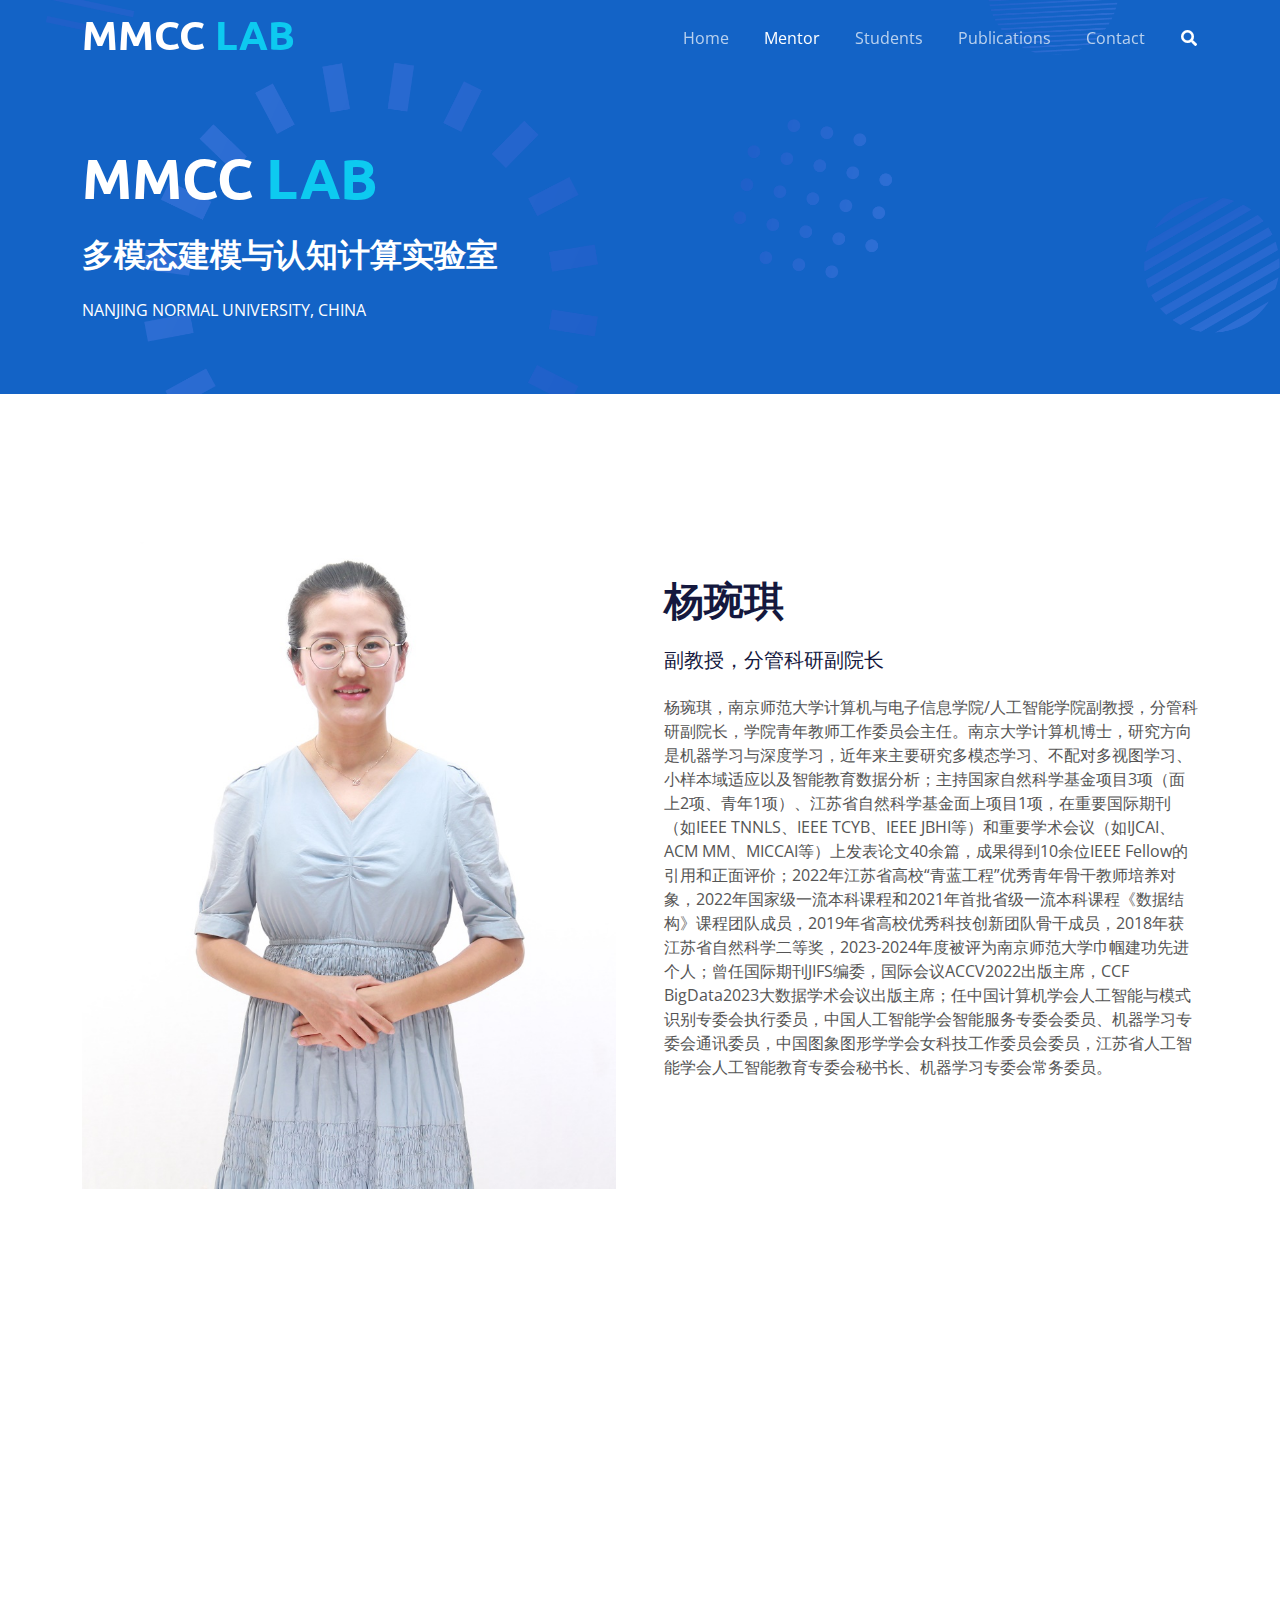
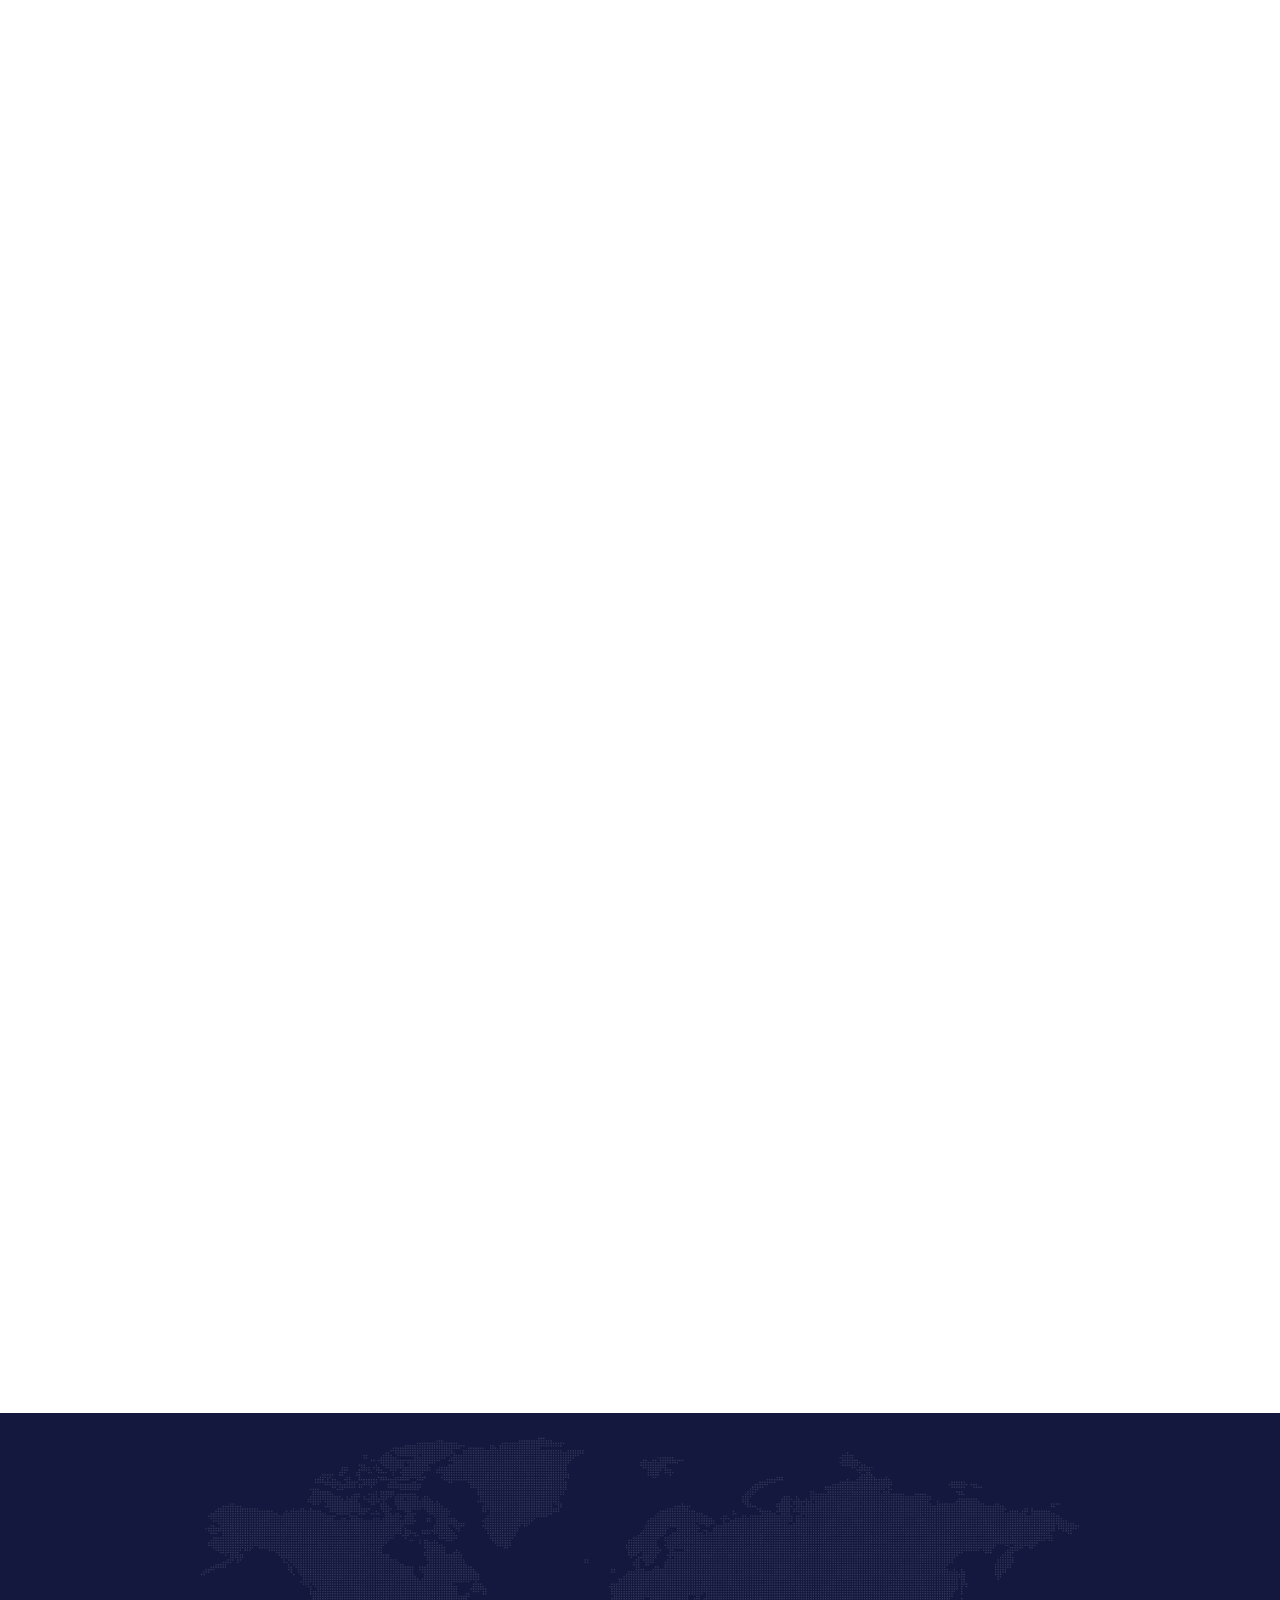
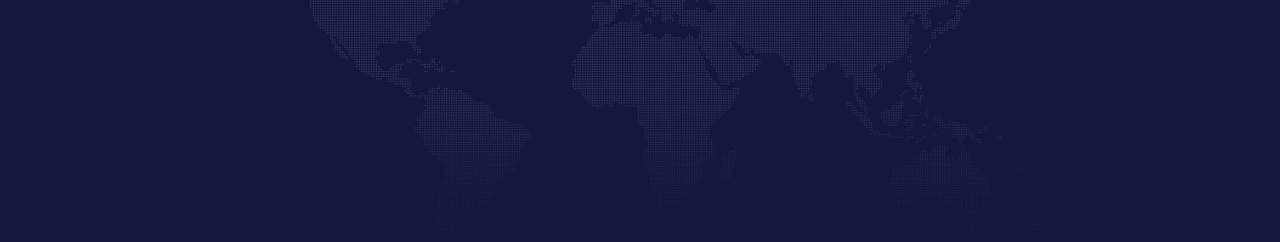
<file: mentor.html>
<!DOCTYPE html>
<html lang="en">

<head>
    <meta charset="utf-8">
    <title>MMCC Lab - Nanjing Normal University</title>
    <meta content="width=device-width, initial-scale=1.0" name="viewport">
    <meta content="" name="keywords">
    <meta content="" name="description">

    <!-- Favicon -->
    

    <!-- Google Web Fonts -->
    <link rel="preconnect" href="https://fonts.googleapis.com">
    <link rel="preconnect" href="https://fonts.gstatic.com" crossorigin>
    <link href="https://fonts.googleapis.com/css2?family=Open+Sans:wght@400;600&family=Ubuntu:wght@500;700&display=swap"
        rel="stylesheet">

    <!-- Icon Font Stylesheet -->
    <link href="css/all.min.css" rel="stylesheet">
    <link href="font/bootstrap-icons.css" rel="stylesheet">

    <!-- Libraries Stylesheet -->
    <link href="lib/animate/animate.min.css" rel="stylesheet">
    <link href="lib/owlcarousel/assets/owl.carousel.min.css" rel="stylesheet">

    <!-- Customized Bootstrap Stylesheet -->
    <link href="css/bootstrap.min.css" rel="stylesheet">

    <!-- Template Stylesheet -->
    <link href="css/style.css" rel="stylesheet">
</head>


<body>
    <!-- Spinner Start -->
    <div id="spinner"
        class="show bg-white position-fixed translate-middle w-100 vh-100 top-50 start-50 d-flex align-items-center justify-content-center">
        <div class="spinner-grow text-primary" style="width: 3rem; height: 3rem;" role="status">
            <span class="sr-only">Loading...</span>
        </div>
        
    </div>
    <!-- Spinner End -->


    <!-- Navbar Start -->
    <div class="container-fluid sticky-top">
        <div class="container">
            <nav class="navbar navbar-expand-lg navbar-dark p-0">
                <a href="index.html" class="navbar-brand">
                    <h1 class="text-white">MMCC <span class="text-info">LAB</span></h1>
                </a>
                <button type="button" class="navbar-toggler ms-auto me-0" data-bs-toggle="collapse"
                    data-bs-target="#navbarCollapse">
                    <span class="navbar-toggler-icon"></span>
                </button>
                <div class="collapse navbar-collapse" id="navbarCollapse">
                    <div class="navbar-nav ms-auto">
                        <a href="index.html" class="nav-item nav-link">Home</a>
                        <a href="mentor.html" class="nav-item nav-link active">Mentor</a>
                        <a href="index.html#student" class="nav-item nav-link">Students</a>
                        <a href="index.html#publications" class="nav-item nav-link">Publications</a>
                        <a href="index.html#contact" class="nav-item nav-link">Contact</a>
                    </div>
                    <butaton type="button" class="btn text-white p-0 d-none d-lg-block" data-bs-toggle="modal"
                        data-bs-target="#searchModal"><i class="fa fa-search"></i></butaton>
                </div>
            </nav>
        </div>
    </div>
    <!-- Navbar End -->


    <!-- Hero Start -->
    <div class="container-fluid pt-5 bg-primary hero-header mb-5">
        <div class="container pt-5">
            <div class="row g-5 pt-5">
                <div class="col-lg-6 align-self-center text-center text-lg-start mb-lg-5">
                    <h1 class="display-4 text-white mb-4 animated slideInRight">MMCC <span class="text-info">LAB</span></h1>
                    <h1 class="text-white mb-4 animated slideInRight fs-2">多模态建模与认知计算实验室</h1>
                    <p class="text-white mb-4 animated slideInRight">
                        NANJING NORMAL UNIVERSITY, CHINA
                    </p>
                 </div>
            </div>
        </div>
    </div>
    <!-- Hero End -->



    <!-- About Start -->
    <div class="container-fluid py-5">
        <div class="container">
            <div class="row g-5 align-items-center">
                <div class="col-lg-6 wow fadeIn" data-wow-delay="0.1s">
                    <div class="about-img">
                        <img class="img-fluid" src="img/Wendy.png">
                    </div>
                </div>
                <div class="col-lg-6 wow fadeIn" data-wow-delay="0.5s">
                    <h1 class="mb-4">杨琬琪</h1>
                    <h5 class="mb-4">副教授，分管科研副院长</h5>
                    <p class="mb-4">杨琬琪，南京师范大学计算机与电子信息学院/人工智能学院副教授，分管科研副院长，学院青年教师工作委员会主任。南京大学计算机博士，研究方向是机器学习与深度学习，近年来主要研究多模态学习、不配对多视图学习、小样本域适应以及智能教育数据分析；主持国家自然科学基金项目3项（面上2项、青年1项）、江苏省自然科学基金面上项目1项，在重要国际期刊（如IEEE TNNLS、IEEE TCYB、IEEE JBHI等）和重要学术会议（如IJCAI、ACM MM、MICCAI等）上发表论文40余篇，成果得到10余位IEEE Fellow的引用和正面评价；2022年江苏省高校“青蓝工程”优秀青年骨干教师培养对象，2022年国家级一流本科课程和2021年首批省级一流本科课程《数据结构》课程团队成员，2019年省高校优秀科技创新团队骨干成员，2018年获江苏省自然科学二等奖，2023-2024年度被评为南京师范大学巾帼建功先进个人；曾任国际期刊JIFS编委，国际会议ACCV2022出版主席，CCF BigData2023大数据学术会议出版主席；任中国计算机学会人工智能与模式识别专委会执行委员，中国人工智能学会智能服务专委会委员、机器学习专委会通讯委员，中国图象图形学学会女科技工作委员会委员，江苏省人工智能学会人工智能教育专委会秘书长、机器学习专委会常务委员。</p>

                    
                </div>
            </div>
        </div>
    </div>
    <!-- About End -->








    <!-- 双列模块：学术兼职 + 学术活动 -->
    <div class="container-fluid py-5">
    <div class="container">
        <div class="row g-5">
        <!-- 学术兼职 -->
        <div class="col-lg-6 wow fadeIn" data-wow-delay="0.1s">
            <h1 class="mb-4">学术兼职</h1>
            <div class="fs-5">
                        <div class="mb-2">
                            <span class="badge bg-primary me-2">2021–2024</span>
                            任国际学术期刊 JIFS 编委
                        </div>
                        <div class="mb-2">
                            <span class="badge bg-primary me-2">2024–至今</span>
                            任中国计算机学会人工智能与模式识别专委会执行委员
                        </div>
                        <div class="mb-2">
                            <span class="badge bg-primary me-2">2024–至今</span>
                            任中国人工智能学会智能服务专委会委员
                        </div>
                        <div class="mb-2">
                            <span class="badge bg-primary me-2">2024–至今</span>
                            任中国人工智能学会机器学习专委会通讯委员
                        </div>
                        <div class="mb-2">
                            <span class="badge bg-primary me-2">2024–至今</span>
                            任中国图象图形学学会女科技工作者工作委员会委员
                        </div>
                        <div class="mb-2">
                            <span class="badge bg-primary me-2">2024–至今</span>
                            任江苏省人工智能学会人工智能教育专委会秘书长
                        </div>
                        <div class="mb-2">
                            <span class="badge bg-primary me-2">2024–至今</span>
                            任江苏省人工智能学会机器学习专委会常务委员
                        </div>
                        <div class="mb-2">
                            <span class="badge bg-primary me-2">2024–至今</span>
                            任江苏省人工智能学会专委工委会委员
                        </div>
                        <div class="mb-2">
                            <span class="badge bg-primary me-2">2024–至今</span>
                            任江苏省计算机学会人工智能专委会委员
                        </div>
            </div>
        </div>

        <!-- 学术活动 -->
        <div class="col-lg-6 wow fadeIn" data-wow-delay="0.1s">
            <h1 class="mb-4">学术活动</h1>
            <div class="fs-5">
            <div class="mb-2">
                            <span class="badge bg-primary me-2">2024</span>
                            任 CSIG 首届青云菁英创新发展论坛 AI 青年女科学家论坛主席
                        </div>
                        <div class="mb-2">
                            <span class="badge bg-primary me-2">2024</span>
                            任 CAAI 第10届中国智能技术与大数据会议-优秀论文论坛主席
                        </div>
                        <div class="mb-2">
                            <span class="badge bg-primary me-2">2024</span>
                            任第43期 CSIG 菁英青云在线论坛主席
                        </div>
                        <div class="mb-2">
                            <span class="badge bg-primary me-2">2024</span>
                            任第38期 CCF-AI走进高校@南京师范大学报告会主席
                        </div>
                        <div class="mb-2">
                            <span class="badge bg-primary me-2">2023</span>
                            任中国计算机学会大数据学术会议 CCF BigData2023 出版主席
                        </div>
                        <div class="mb-2">
                            <span class="badge bg-primary me-2">2023</span>
                            任江苏人工智能大会 - 多模态学习与智能教育论坛主席
                        </div>
                        <div class="mb-2">
                            <span class="badge bg-primary me-2">2023</span>
                            江苏人工智能学会 机器学习 MINI 学术研讨会特邀报告讲者
                        </div>
                        <div class="mb-2">
                            <span class="badge bg-primary me-2">2022</span>
                            任国际学术会议 ACCV2022 出版主席
                        </div>
                        <div class="mb-2">
                            <span class="badge bg-primary me-2">2020</span>
                            江苏计算机大会青年计算机精英论坛特邀报告讲者
                        </div>
            </div>
        </div>
        </div>
    </div>
    </div>
        <!-- Major Grants Start -->
    <div class="container-fluid py-5">
    <div class="container">
        <div class="row g-5">
        <div class="col-12 wow fadeIn" data-wow-delay="0.1s">
            <h1 class="mb-4">主要项目</h1>
            <div class="fs-5">
            <div class="mb-2">
                <span class="badge bg-primary me-2">2025–2028</span>
                国家自然科学基金面上项目（62476136）：面向多模态领域模型的持续学习方法及其应用（在研）
            </div>
            <div class="mb-2">
                <span class="badge bg-secondary me-2">2021–2024</span>
                国家自然科学基金面上项目（62076135）：面向模态异构场景的多模态元学习方法及其应用（结题）
            </div>
            <div class="mb-2">
                <span class="badge bg-secondary me-2">2017–2019</span>
                国家自然科学基金青年项目（61603193）：面向不完整信息的多视图数据表示、恢复与学习（结题）
            </div>
            <div class="mb-2">
                <span class="badge bg-secondary me-2">2017–2020</span>
                江苏省自然科学基金面上项目（BK20171479）：针对多种信息缺失的多视图数据表示与学习（结题）
            </div>
            <div class="mb-2">
                <span class="badge bg-secondary me-2">2017–2019</span>
                江苏省博士后科研资助计划项目（1701157B）：面向结构缺失与视图缺失的多视图数据表示与学习（结题）
            </div>
            <div class="mb-2">
                <span class="badge bg-secondary me-2">2016–2018</span>
                南京大学软件新技术国家重点实验室开放课题（KFKT2016B16）：面向不完整信息的多视图数据恢复与学习（结题）
            </div>
            <div class="mb-2">
                <span class="badge bg-secondary me-2">2023</span>
                企业产学研合作：智能道路绿化管养区域检测模型研发（结题）
            </div>
            </div>
        </div>
        </div>
    </div>
    </div>
    <!-- Major Grants End -->

    <!-- 双列模块：获奖荣誉 + 讲授课程 -->
    <div class="container-fluid py-5">
    <div class="container">
        <div class="row g-5">
        <!-- 学术兼职 -->
        <div class="col-md-6 wow fadeIn" data-wow-delay="0.1s">
            <h1 class="mb-4">获奖荣誉</h1>
            <div class="fs-5">
            <div class="mb-2">
                <span class="badge bg-primary me-2">2022</span>
                江苏省高校“青蓝工程”优秀青年骨干教师培养对象
            </div>
            <div class="mb-2">
                <span class="badge bg-primary me-2">2019</span>
                江苏省高等学校优秀科技创新团队成员
            </div>
            <div class="mb-2">
                <span class="badge bg-primary me-2">2018</span>
                江苏省科学技术二等奖（第四完成人）
            </div>
            <div class="mb-2">
                <span class="badge bg-primary me-2">2012</span>
                国际智能数据工程与自动化会议（IDEAL）最佳论文奖
            </div>
            <div class="mb-2">
                <span class="badge bg-primary me-2">2022–2023</span>
                IEEE TMI 杰出审稿人（医学图像分析领域顶刊）
            </div>
            <div class="mb-2">
                <span class="badge bg-primary me-2">2022</span>
                《软件学报》优秀审稿人（计算机领域三大学报之一）
            </div>
            <div class="mb-2">
                <span class="badge bg-primary me-2">2023</span>
                全球校园人工智能算法精英大赛国家一等奖（指导教师）
            </div>
            <div class="mb-2">
                <span class="badge bg-primary me-2">2023</span>
                第五届中国研究生人工智能创新大赛国家三等奖（指导教师）
            </div>
            </div>
        </div>

        <!-- 讲授课程 -->
        <div class="col-md-6 wow fadeIn" data-wow-delay="0.1s">
            <h1 class="mb-4">讲授课程</h1>
            <div class="fs-5">
                        <div class="mb-2">
                <span class="badge bg-primary me-2">人工智能专业</span>
                《机器学习与模式识别》，主讲，春季学期
            </div>
            <div class="mb-2">
                <span class="badge bg-primary me-2">计算机专业</span>
                《数据结构》，主讲，秋季学期，国家级一流课程
            </div>
            <div class="mb-2">
                <span class="badge bg-primary me-2">研究生课程</span>
                《机器学习》，合讲，秋季学期
            </div>
            </div>
            </div>
        </div>
        </div>
    </div>
    </div>

    <!-- Footer Start -->
    <div class="container-fluid bg-dark text-white-50 footer pt-5" id="contact">
        <div class="container py-5">
            <div class="row g-5">
                <div class="col-md-12 col-lg-6 wow fadeIn" data-wow-delay="0.1s">
                    <a href="index.html" class="d-inline-block mb-3">
                        <h1 class="text-white">Wendy's <span class="text-info">LAB</span></h1>
                    </a>
                    <p class="mb-0">We are Wendy’s Lab from the School of Computer and Electronic 
                        Information at Nanjing Normal University. Our main research areas include multimodal 
                        meta-learning, cross-domain transfer learning, incomplete multi-view learning, and 
                        intelligent educational data analysis. We welcome interested students to contact us.</p>
                </div>
                <div class="col-md-12 col-lg-6 wow fadeIn" data-wow-delay="0.3s">
                    <h5 class="text-white mb-4">Get In Touch</h5>
                    <p><i class="fa fa-map-marker-alt me-3"></i>No.1 Wenyuan Road, Xianlin, Nanjing, China</p>
                    <p><i class="fa fa-envelope me-3"></i>yangwq@njnu.edu.cn</p>
                    <div class="d-flex pt-2">
                        <a class="btn btn-outline-light btn-social" href="mailto:yangwq@njnu.edu.cn"><i class="fas fa-envelope"></i></a>

                    </div>
                </div>

            </div>
        </div>

        <div class="container wow fadeIn" data-wow-delay="0.1s">
            <div class="copyright">
                <div class="row">
                    <div class="col-md-6 text-center text-md-start mb-3 mb-md-0">
                        Copyright &copy; Copyright © 2024. Wendy's Lab. All rights reserved.<br>Website created by Yuquan Xie.
                        
                    </div>
                    <div class="col-md-6 text-center text-md-end">
                        <div class="footer-menu">
                            <a href="">Home</a>
                            <a href="">Cookies</a>
                            <a href="">Help</a>
                            <a href="">FAQs</a>
                        </div>
                    </div>
                </div>
            </div>
        </div>
    </div>
    <!-- Footer End -->



    <!-- JavaScript Libraries -->
    <script src="js/jquery.min.js"></script>
    <script src="js/bootstrap.bundle.min.js"></script>
    <script src="lib/wow/wow.min.js"></script>
    <script src="lib/easing/easing.min.js"></script>
    <script src="lib/waypoints/waypoints.min.js"></script>
    <script src="lib/counterup/counterup.min.js"></script>
    <script src="lib/owlcarousel/owl.carousel.min.js"></script>

    <!-- Template Javascript -->
    <script src="js/main.js"></script>
</body>

</html>
</file>
<file: css/style.css>
/********** Template CSS **********/
:root {
    --primary: #1363C6;
    --secondary: #15ACE1;
    --light: #F4F7FE;
    --dark: #14183E;
}


/*** Spinner ***/
#spinner {
    opacity: 0;
    visibility: hidden;
    transition: opacity .5s ease-out, visibility 0s linear .5s;
    z-index: 99999;
}

#spinner.show {
    transition: opacity .5s ease-out, visibility 0s linear 0s;
    visibility: visible;
    opacity: 1;
}

.back-to-top {
    position: fixed;
    display: none;
    right: 45px;
    bottom: 45px;
    z-index: 99;
}


/*** Heading ***/
h1,
h2,
h3,
.fw-bold {
    font-weight: 700 !important;
}

h4,
h5,
h6,
.fw-medium {
    font-weight: 500 !important;
}


/*** Button ***/
.btn {
    font-weight: 500;
    transition: .5s;
}

.btn-square {
    width: 38px;
    height: 38px;
}

.btn-sm-square {
    width: 32px;
    height: 32px;
}

.btn-lg-square {
    width: 48px;
    height: 48px;
}

.btn-square,
.btn-sm-square,
.btn-lg-square {
    padding: 0;
    display: flex;
    align-items: center;
    justify-content: center;
    font-weight: normal;
    border-radius: 50px;
}


/*** Navbar ***/
.sticky-top {
    top: -150px;
    transition: .5s;
}

.navbar {
    padding: 11px 0 !important;
    height: 75px;
}

.navbar .navbar-nav .nav-link {
    margin-right: 35px;
    padding: 0;
    color: rgba(255, 255, 255, .7);
    outline: none;
}

.navbar .navbar-nav .nav-link:hover,
.navbar .navbar-nav .nav-link.active {
    color: rgba(255, 255, 255, 1);
}

.navbar .dropdown-toggle::after {
    border: none;
    content: "\f107";
    font-family: "Font Awesome 5 Free";
    font-weight: 900;
    vertical-align: middle;
    margin-left: 8px;
}

@media (max-width: 991.98px) {
    .navbar .navbar-nav {
        padding: 0 15px;
        background: var(--primary);
    }

    .navbar .navbar-nav .nav-link  {
        margin-right: 0;
        padding: 10px 0;
    }
}

@media (min-width: 992px) {
    .navbar .nav-item .dropdown-menu {
        display: block;
        border: none;
        margin-top: 0;
        top: 150%;
        opacity: 0;
        visibility: hidden;
        transition: .5s;
    }

    .navbar .nav-item:hover .dropdown-menu {
        top: 100%;
        visibility: visible;
        transition: .5s;
        opacity: 1;
    }
}


/*** Hero Header ***/
.hero-header {
    margin-top: -75px;
    background: url(../img/bg-hero.png) center center no-repeat;
    background-size: cover;
}

.hero-header .breadcrumb-item+.breadcrumb-item::before {
    color: var(--light);
}


/*** Section Title ***/
.section-title::before {
    position: absolute;
    content: "";
    width: 45px;
    height: 4px;
    bottom: 0;
    left: 0;
    background: var(--dark);
}

.section-title::after {
    position: absolute;
    content: "";
    width: 4px;
    height: 4px;
    bottom: 0;
    left: 50px;
    background: var(--dark);
}

.section-title.text-center::before {
    left: 50%;
    margin-left: -25px;
}

.section-title.text-center::after {
    left: 50%;
    margin-left: 25px;
}

.section-title h6::before,
.section-title h6::after {
    position: absolute;
    content: "";
    width: 10px;
    height: 10px;
    top: 2px;
    left: 0;
    background: rgba(33, 66, 177, .5);
}

.section-title h6::after {
    top: 5px;
    left: 3px;
}


/*** About ***/
.about-img {
    position: relative;
    overflow: hidden;
}

.about-img::after {
    position: absolute;
    content: "";
    width: 100%;
    height: 100%;
    top: 0;
    left: 0;
    background-size: contain;
}


/*** Service ***/
.service-item {
    position: relative;
    padding: 45px 30px;
    background: #FFFFFF;
    transition: .5s;
}

.service-item:hover {
    background: var(--primary);
}

.service-item .service-icon {
    margin: 0 auto 20px auto;
    width: 90px;
    height: 90px;
    color: var(--primary);
    background: var(--light);
    transition: .5s;
}

.service-item:hover .service-icon {
    background: #FFFFFF;
}

.service-item h5,
.service-item p {
    transition: .5s;
}

.service-item:hover h5,
.service-item:hover p {
    color: #FFFFFF;
}

.service-item a.btn {
    position: relative;
    display: flex;
    color: var(--primary);
    transition: .5s;
    z-index: 1;
}

.service-item:hover a.btn {
    color: var(--primary);
}

.service-item a.btn::before {
    position: absolute;
    content: "";
    width: 35px;
    height: 35px;
    top: 0;
    left: 0;
    border-radius: 35px;
    background: var(--light);
    transition: .5s;
    z-index: -1;
}

.service-item:hover a.btn::before {
    width: 100%;
    background: var(--light);
}


/*** Feature ***/
.feature {
    background: url(../img/bg-hero.png) center center no-repeat;
    background-size: cover;
}


/*** Newsletter ***/
.newsletter {
    background: url(../img/bg-hero.png) center center no-repeat;
    background-size: cover;
}

@media (min-width: 992px) {
    .newsletter .container {
        max-width: 100% !important;
    }

    .newsletter .newsletter-text  {
        padding-right: calc(((100% - 960px) / 2) + .75rem);
    }
}

@media (min-width: 1200px) {
    .newsletter .newsletter-text  {
        padding-right: calc(((100% - 1140px) / 2) + .75rem);
    }
}

@media (min-width: 1400px) {
    .newsletter .newsletter-text  {
        padding-right: calc(((100% - 1320px) / 2) + .75rem);
    }
}


/*** Case Study ***/
.case-item img {
    transition: .5s;
}
  
.case-item:hover img {
    transform: scale(1.2);
}
  
.case-overlay {
    position: absolute;
    padding: 30px;
    width: 100%;
    height: 100%;
    top: 0;
    left: 0;
    display: flex;
    flex-direction: column;
    align-items: flex-start;
    justify-content: flex-end;
    background: linear-gradient(rgba(20, 24, 62, 0), var(--dark));
    z-index: 1;
}

.case-overlay small {
    display: inline-block;
    padding: 3px 15px;
    color: #FFFFFF;
    background: rgba(20, 24, 62, .7);
    border-radius: 25px;
    margin-bottom: 15px;
}

.case-overlay span.btn:hover {
    color: var(--primary);
    background: #FFFFFF;
    border-color: #FFFFFF;
}


/*** FAQs ***/
.accordion .accordion-item {
    border: none;
    margin-bottom: 15px;
}

.accordion .accordion-button {
    background: var(--light);
    border-radius: 2px;
}

.accordion .accordion-button:not(.collapsed) {
    color: #FFFFFF;
    background: var(--primary);
    box-shadow: none;
}

.accordion .accordion-button:not(.collapsed)::after {
    background-image: url("data:image/svg+xml,%3csvg xmlns='http://www.w3.org/2000/svg' viewBox='0 0 16 16' fill='%23fff'%3e%3cpath fill-rule='evenodd' d='M1.646 4.646a.5.5 0 0 1 .708 0L8 10.293l5.646-5.647a.5.5 0 0 1 .708.708l-6 6a.5.5 0 0 1-.708 0l-6-6a.5.5 0 0 1 0-.708z'/%3e%3c/svg%3e");
}

.accordion .accordion-body {
    padding: 15px 0 0 0;
}


/*** Testimonial ***/
.testimonial-carousel {
    position: relative;
}

.testimonial-carousel .owl-nav {
    position: absolute;
    width: 40px;
    height: 100%;
    top: calc(50% - 50px);
    left: -21px;
    display: flex;
    flex-direction: column;
    align-items: center;
}

.testimonial-carousel .owl-nav .owl-prev,
.testimonial-carousel .owl-nav .owl-next {
    margin: 5px 0;
    width: 40px;
    height: 40px;
    display: flex;
    align-items: center;
    justify-content: center;
    color: var(--primary);
    background: #FFFFFF;
    border: 1px solid var(--primary);
    border-radius: 40px;
    font-size: 18px;
    transition: .5s;
}

.testimonial-carousel .owl-nav .owl-prev:hover,
.testimonial-carousel .owl-nav .owl-next:hover {
    background: var(--primary);
    color: #FFFFFF;
}

.testimonial-carousel .owl-dots {
    margin-top: 35px;
    margin-left: 3rem;
}

.testimonial-carousel .owl-dot {
    position: relative;
    display: inline-block;
    margin-right: 10px;
    width: 15px;
    height: 15px;
    background: #FFFFFF;
    border: 1px solid var(--primary);
    border-radius: 15px;
    transition: .5s;
}

.testimonial-carousel .owl-dot.active {
    width: 30px;
    background: var(--primary);
}


/*** Team ***/
.team-item {
    transition: .2s;
    border: 1px solid transparent;
}

.extra-info {
    position: absolute;
    bottom: 0;
    left: 0;
    right: 0;
    background: rgba(0, 0, 0, 0.8);
    color: white;
    padding: 10px;
    display: none;
    text-align: left;
}


.team-item:hover {
    transform: scale(1.05); /* 将元素放大 5% */
    border-color: var(--primary); /* 添加边框颜色变化效果 */
}



/*** Footer ***/
.footer {
    background: url(../img/footer.png) center center no-repeat;
    background-size: contain;
}

.footer .btn.btn-social {
    margin-right: 5px;
    width: 40px;
    height: 40px;
    display: flex;
    align-items: center;
    justify-content: center;
    color: rgba(255,255,255,.5);
    border: 1px solid rgba(256, 256, 256, .1);
    border-radius: 40px;
    transition: .3s;
}

.footer .btn.btn-social:hover {
    color: var(--primary);
}

.footer .btn.btn-link {
    display: block;
    margin-bottom: 10px;
    padding: 0;
    text-align: left;
    color: rgba(255,255,255,.5);
    font-weight: normal;
    transition: .3s;
}

.footer .btn.btn-link:hover {
    color: #FFFFFF;
}

.footer .btn.btn-link::before {
    position: relative;
    content: "\f105";
    font-family: "Font Awesome 5 Free";
    font-weight: 900;
    margin-right: 10px;
}

.footer .btn.btn-link:hover {
    letter-spacing: 1px;
    box-shadow: none;
}

.footer .copyright {
    padding: 25px 0;
    font-size: 14px;
    border-top: 1px solid rgba(256, 256, 256, .1);
}

.footer .copyright a {
    color: rgba(255,255,255,.5);
}

.footer .copyright a:hover {
    color: #FFFFFF;
}

.footer .footer-menu a {
    margin-right: 15px;
    padding-right: 15px;
    border-right: 1px solid rgba(255, 255, 255, .1);
}

.footer .footer-menu a:last-child {
    margin-right: 0;
    padding-right: 0;
    border-right: none;
}

.fixed-size {
    width: 175px; /* 你希望图片的宽度 */
    height: 175px; /* 你希望图片的高度 */
    object-fit: cover; /* 保持图片的纵横比并裁剪以填充 */
}
</file>
